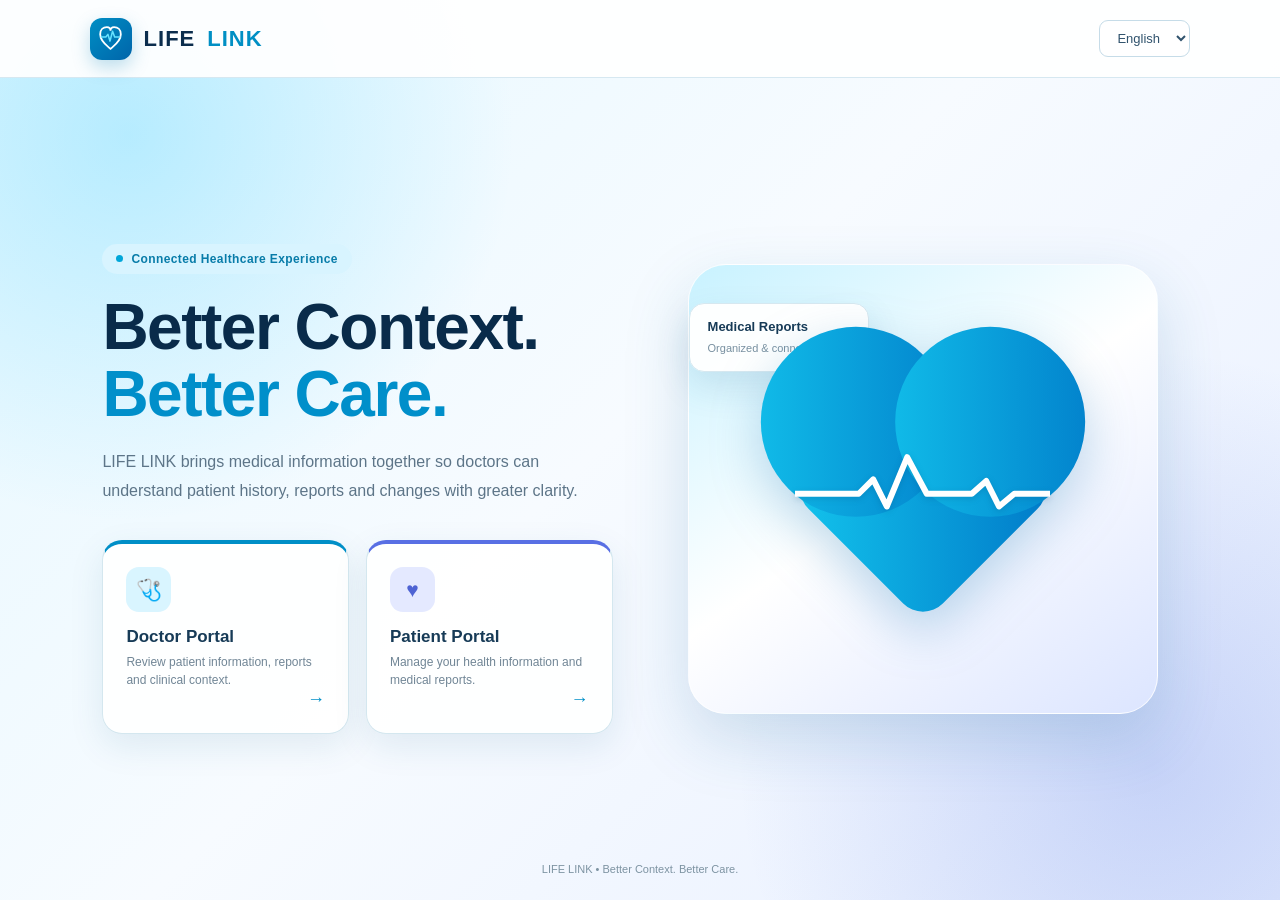
<file: Frontend/index.html>
<!DOCTYPE html>
<html lang="en">

<head>
    <meta charset="UTF-8">

    <meta name="viewport" content="width=device-width, initial-scale=1.0">

    <title>LIFE LINK | Better Context. Better Care.</title>

    <style>

        * {
            margin: 0;
            padding: 0;
            box-sizing: border-box;
        }

        body {
            font-family: "Segoe UI", Arial, sans-serif;

            min-height: 100vh;

            color: #092b4a;

            background:
                radial-gradient(
                    circle at 10% 15%,
                    rgba(0, 190, 255, 0.22),
                    transparent 28%
                ),
                radial-gradient(
                    circle at 90% 85%,
                    rgba(48, 88, 220, 0.20),
                    transparent 30%
                ),
                linear-gradient(
                    135deg,
                    #e5f8ff,
                    #f7fbff 48%,
                    #e8efff
                );
        }

        /* ================= HEADER ================= */

        header {
            width: 100%;

            height: 78px;

            display: flex;
            align-items: center;
            justify-content: space-between;

            padding: 0 7%;

            background: rgba(255, 255, 255, 0.94);

            border-bottom: 1px solid #d6e8f1;

            position: relative;
            z-index: 10;
        }

        .brand {
            display: flex;
            align-items: center;

            gap: 12px;

            color: #0b2d4d;

            font-size: 22px;

            font-weight: 800;

            letter-spacing: 1px;
        }

        .brand-logo {
            width: 42px;
            height: 42px;

            display: flex;
            align-items: center;
            justify-content: center;

            border-radius: 12px;

            background:
                linear-gradient(
                    135deg,
                    #008fc4,
                    #0065aa
                );

            box-shadow:
                0 7px 18px rgba(0, 125, 180, 0.25);
        }

        .brand-logo svg {
            width: 31px;
            height: 31px;
        }

        .brand span {
            color: #008fc4;
        }

        .language {
            padding: 9px 13px;

            border: 1px solid #c6dce8;

            border-radius: 9px;

            background: white;

            color: #31536d;

            font-size: 13px;

            outline: none;

            cursor: pointer;
        }

        /* ================= MAIN ================= */

        .hero {
            min-height: calc(100vh - 78px);

            width: 100%;

            display: grid;

            grid-template-columns: 1fr 1fr;

            align-items: center;

            gap: 55px;

            padding: 65px 8%;
        }

        /* ================= LEFT ================= */

        .hero-content {
            max-width: 590px;
        }

        .tag {
            display: inline-flex;

            align-items: center;

            gap: 8px;

            padding: 8px 14px;

            margin-bottom: 20px;

            border-radius: 30px;

            background: #d8f4ff;

            color: #087ca9;

            font-size: 12px;

            font-weight: 700;

            letter-spacing: 0.4px;
        }

        .tag-dot {
            width: 7px;
            height: 7px;

            border-radius: 50%;

            background: #00a6d9;
        }

        .hero-content h1 {
            font-size: clamp(42px, 5vw, 68px);

            line-height: 1.05;

            color: #092b4a;

            margin-bottom: 20px;

            letter-spacing: -1.5px;
        }

        .hero-content h1 span {
            color: #008fca;
        }

        .hero-content p {
            max-width: 510px;

            color: #5d7588;

            font-size: 16px;

            line-height: 1.8;

            margin-bottom: 35px;
        }

        /* ================= PORTAL CARDS ================= */

        .portal-grid {
            display: grid;

            grid-template-columns: repeat(2, minmax(0, 1fr));

            gap: 17px;

            max-width: 570px;
        }

        .portal-card {
            min-height: 175px;

            padding: 23px;

            display: flex;

            flex-direction: column;

            justify-content: space-between;

            text-decoration: none;

            background: rgba(255,255,255,0.95);

            border: 1px solid #d4e7ef;

            border-radius: 20px;

            box-shadow:
                0 12px 35px rgba(23, 92, 130, 0.10);

            transition: 0.25s;
        }

        .portal-card:hover {
            transform: translateY(-6px);

            box-shadow:
                0 18px 42px rgba(23, 92, 130, 0.17);
        }

        .doctor-card {
            border-top: 4px solid #008fc7;
        }

        .patient-card {
            border-top: 4px solid #586fe4;
        }

        .portal-icon {
            width: 45px;
            height: 45px;

            display: flex;
            align-items: center;
            justify-content: center;

            border-radius: 13px;

            font-size: 21px;

            margin-bottom: 15px;
        }

        .doctor-icon {
            background: #d9f5ff;

            color: #007ead;
        }

        .patient-icon {
            background: #e4e9ff;

            color: #4e63d3;
        }

        .portal-card h3 {
            color: #173b57;

            font-size: 17px;

            margin-bottom: 6px;
        }

        .portal-card p {
            color: #718696;

            font-size: 12px;

            line-height: 1.5;

            margin: 0;
        }

        .portal-arrow {
            align-self: flex-end;

            font-size: 18px;

            color: #008fc7;
        }

        /* ================= RIGHT VISUAL ================= */

        .visual-area {
            min-height: 520px;

            display: flex;

            align-items: center;

            justify-content: center;

            position: relative;
        }

        .medical-card {
            width: min(470px, 100%);

            height: 450px;

            border-radius: 38px;

            display: flex;

            align-items: center;

            justify-content: center;

            position: relative;

            background:
                linear-gradient(
                    145deg,
                    #c8f2ff,
                    #ffffff 48%,
                    #dce5ff
                );

            border: 1px solid rgba(255,255,255,0.85);

            box-shadow:
                0 25px 65px rgba(25, 104, 155, 0.18);
        }

        /* ================= HEART ================= */

        .heart {
            width: 250px;
            height: 250px;

            position: relative;

            display: flex;

            align-items: center;

            justify-content: center;

            filter:
                drop-shadow(
                    0 18px 25px
                    rgba(0, 105, 170, 0.25)
                );
        }

        .heart-shape {
            width: 190px;
            height: 190px;

            transform: rotate(-45deg);

            background:
                linear-gradient(
                    135deg,
                    #13c5ed,
                    #0079c8
                );

            border-radius: 28px;

            position: relative;
        }

        .heart-shape::before,
        .heart-shape::after {
            content: "";

            width: 190px;
            height: 190px;

            position: absolute;

            background:
                linear-gradient(
                    135deg,
                    #13c5ed,
                    #0079c8
                );

            border-radius: 50%;
        }

        .heart-shape::before {
            top: -95px;
            left: 0;
        }

        .heart-shape::after {
            top: 0;
            left: 95px;
        }

        /* ================= ECG ================= */

        .ecg {
            position: absolute;

            width: 255px;

            z-index: 5;

            filter:
                drop-shadow(
                    0 2px 3px
                    rgba(0, 65, 110, 0.20)
                );
        }

        .ecg polyline {
            fill: none;

            stroke: white;

            stroke-width: 7;

            stroke-linecap: round;

            stroke-linejoin: round;
        }

        /* ================= FLOATING INFO ================= */

        .info-card {
            position: absolute;

            top: 38px;
            left: 0;

            min-width: 180px;

            padding: 15px 18px;

            background: rgba(255,255,255,0.96);

            border: 1px solid #d6e8f0;

            border-radius: 15px;

            box-shadow:
                0 15px 35px rgba(20, 90, 130, 0.13);
        }

        .info-card strong {
            display: block;

            color: #173b57;

            font-size: 13px;

            margin-bottom: 4px;
        }

        .info-card span {
            color: #7890a0;

            font-size: 11px;
        }

        /* ================= FOOTER ================= */

        .footer-text {
            position: absolute;

            bottom: 25px;

            left: 50%;

            transform: translateX(-50%);

            color: #7d93a2;

            font-size: 11px;

            text-align: center;

            white-space: nowrap;
        }

        /* ================= RESPONSIVE ================= */

        @media (max-width: 900px) {

            .hero {
                grid-template-columns: 1fr;

                padding: 55px 7%;

                text-align: center;
            }

            .hero-content {
                max-width: 700px;

                margin: auto;
            }

            .hero-content p {
                margin-left: auto;
                margin-right: auto;
            }

            .portal-grid {
                margin: auto;

                text-align: left;
            }

            .visual-area {
                min-height: 430px;
            }

            .info-card {
                left: 5%;
            }

            .footer-text {
                position: static;

                transform: none;

                margin-top: 20px;
            }
        }

        @media (max-width: 600px) {

            header {
                padding: 0 20px;
            }

            .brand {
                font-size: 18px;
            }

            .brand-logo {
                width: 38px;
                height: 38px;
            }

            .hero {
                padding: 45px 20px;
            }

            .hero-content h1 {
                font-size: 42px;
            }

            .hero-content p {
                font-size: 14px;
            }

            .portal-grid {
                grid-template-columns: 1fr;
            }

            .medical-card {
                height: 350px;

                border-radius: 28px;
            }

            .heart-shape,
            .heart-shape::before,
            .heart-shape::after {
                width: 145px;
                height: 145px;
            }

            .heart-shape::before {
                top: -72px;
            }

            .heart-shape::after {
                left: 72px;
            }

            .ecg {
                width: 190px;
            }

            .info-card {
                top: 10px;
                left: 0;
            }
        }

    </style>

</head>


<body>


<!-- ================= HEADER ================= -->

<header>

    <div class="brand">

        <div class="brand-logo">

            <svg viewBox="0 0 60 60">

                <path
                    d="M30 50
                       C26 46 10 37 10 22
                       C10 13 16 8 23 8
                       C27 8 30 11 30 15
                       C30 11 33 8 37 8
                       C44 8 50 13 50 22
                       C50 37 34 46 30 50Z"

                    fill="none"

                    stroke="white"

                    stroke-width="3.5"
                />

                <polyline
                    points="
                    12,27
                    21,27
                    25,22
                    29,35
                    34,16
                    38,27
                    48,27"

                    fill="none"

                    stroke="#66e2ff"

                    stroke-width="3"

                    stroke-linecap="round"

                    stroke-linejoin="round"
                />

            </svg>

        </div>


        LIFE <span>LINK</span>

    </div>


    <select
        class="language"
        id="language"
        onchange="changeLanguage()"
    >

        <option value="en">
            English
        </option>

        <option value="ta">
            தமிழ்
        </option>

    </select>

</header>



<!-- ================= HERO ================= -->

<main class="hero">


    <!-- ================= LEFT ================= -->

    <section class="hero-content">


        <div class="tag">

            <span class="tag-dot"></span>

            Connected Healthcare Experience

        </div>


        <h1>

            Better Context.<br>

            <span>Better Care.</span>

        </h1>


        <p>

            LIFE LINK brings medical information together
            so doctors can understand patient history,
            reports and changes with greater clarity.

        </p>


        <!-- PORTALS -->

        <div class="portal-grid">


            <!-- DOCTOR -->

            <a
                href="doctor-login.html"
                class="portal-card doctor-card"
            >

                <div>

                    <div class="portal-icon doctor-icon">
                        🩺
                    </div>

                    <h3>
                        Doctor Portal
                    </h3>

                    <p>
                        Review patient information,
                        reports and clinical context.
                    </p>

                </div>


                <div class="portal-arrow">
                    →
                </div>

            </a>



            <!-- PATIENT -->

            <a
                href="patient-login.html"
                class="portal-card patient-card"
            >

                <div>

                    <div class="portal-icon patient-icon">
                        ♥
                    </div>

                    <h3>
                        Patient Portal
                    </h3>

                    <p>
                        Manage your health information
                        and medical reports.
                    </p>

                </div>


                <div class="portal-arrow">
                    →
                </div>

            </a>


        </div>


    </section>



    <!-- ================= RIGHT VISUAL ================= -->

    <section class="visual-area">


        <div class="medical-card">


            <!-- TOP INFORMATION CARD -->

            <div class="info-card">

                <strong>
                    Medical Reports
                </strong>

                <span>
                    Organized & connected
                </span>

            </div>


            <!-- HEART -->

            <div class="heart">

                <div class="heart-shape"></div>


                <svg
                    class="ecg"
                    viewBox="0 0 300 100"
                >

                    <polyline
                        points="
                        0,55
                        55,55
                        75,55
                        92,38
                        108,70
                        132,12
                        155,55
                        190,55
                        208,55
                        225,40
                        240,70
                        258,55
                        300,55
                        "
                    />

                </svg>

            </div>


        </div>


    </section>


</main>



<div class="footer-text">

    LIFE LINK • Better Context. Better Care.

</div>



<script>

function changeLanguage() {

    const language =
        document.getElementById("language").value;


    if (language === "ta") {

        alert(
            "தமிழ் மொழி ஆதரவு விரைவில் சேர்க்கப்படும்."
        );

        document.getElementById("language").value = "en";
    }

}

</script>


</body>

</html>
</file>
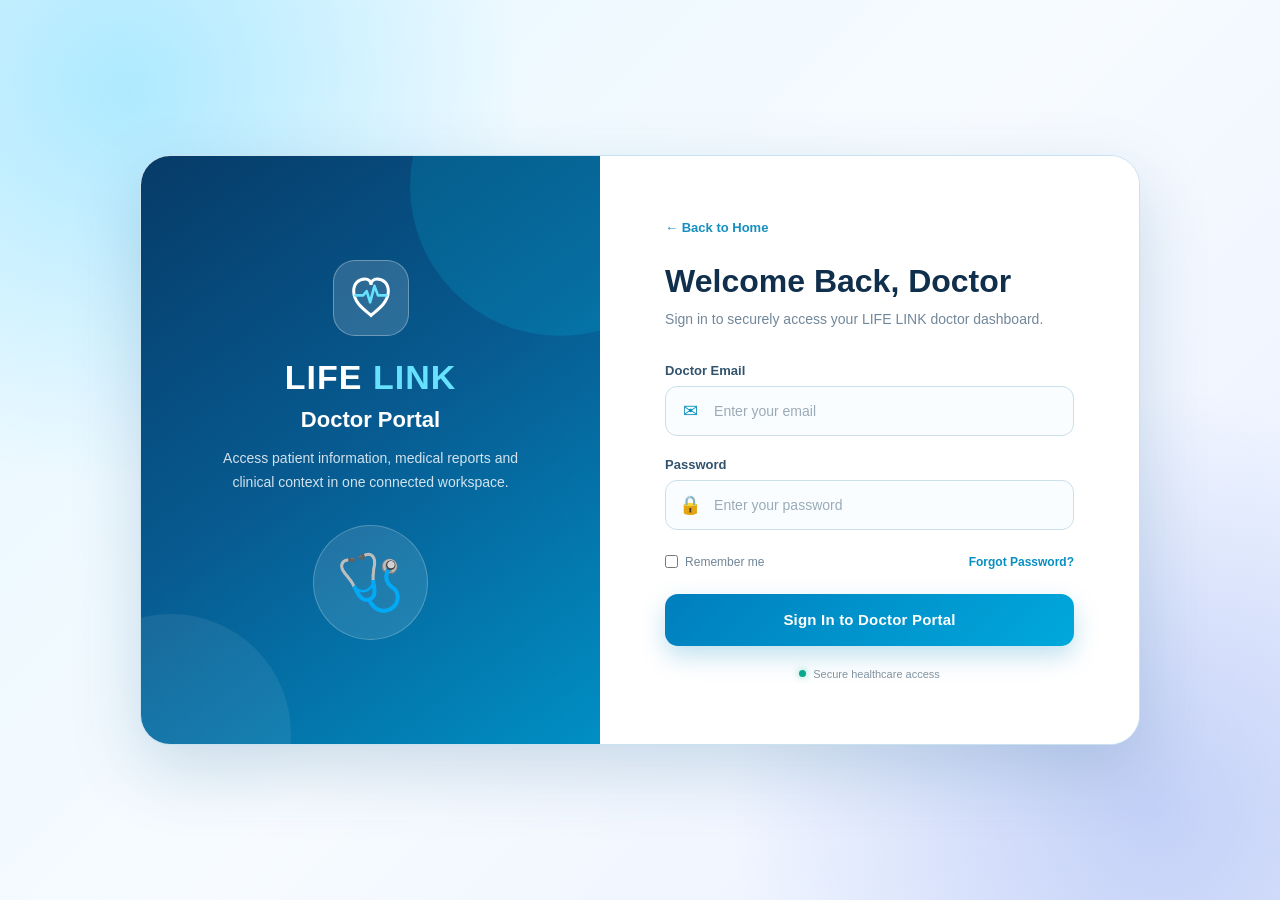
<file: Frontend/doctor-login.html>
<!DOCTYPE html>
<html lang="en">

<head>

    <meta charset="UTF-8">

    <meta
        name="viewport"
        content="width=device-width, initial-scale=1.0"
    >

    <title>LIFE LINK | Doctor Login</title>


    <style>

        * {
            margin: 0;
            padding: 0;
            box-sizing: border-box;
        }


        body {
            font-family: "Segoe UI", Arial, sans-serif;

            min-height: 100vh;

            display: flex;
            align-items: center;
            justify-content: center;

            color: #102a43;

            background:
                radial-gradient(
                    circle at 10% 10%,
                    rgba(0, 190, 255, 0.25),
                    transparent 28%
                ),

                radial-gradient(
                    circle at 90% 90%,
                    rgba(52, 87, 220, 0.22),
                    transparent 30%
                ),

                linear-gradient(
                    135deg,
                    #e4f7ff,
                    #f7fbff 50%,
                    #e9f0ff
                );
        }


        /* ================= PAGE ================= */

        .page {
            width: 100%;
            min-height: 100vh;

            display: flex;
            align-items: center;
            justify-content: center;

            padding: 35px 20px;
        }


        .login-container {
            width: 100%;
            max-width: 1000px;

            min-height: 590px;

            display: flex;

            background: #ffffff;

            border-radius: 30px;

            overflow: hidden;

            border: 1px solid #c9e2ef;

            box-shadow:
                0 25px 70px rgba(0, 75, 125, 0.18);
        }


        /* ================= LEFT PANEL ================= */

        .welcome-panel {
            width: 46%;

            position: relative;

            display: flex;
            flex-direction: column;
            align-items: center;
            justify-content: center;

            text-align: center;

            padding: 50px 40px;

            overflow: hidden;

            background:
                linear-gradient(
                    145deg,
                    #063b68 0%,
                    #075b91 48%,
                    #008fc4 100%
                );

            color: white;
        }


        .welcome-panel::before {
            content: "";

            position: absolute;

            width: 300px;
            height: 300px;

            border-radius: 50%;

            background: rgba(0, 215, 255, 0.14);

            top: -120px;
            right: -110px;
        }


        .welcome-panel::after {
            content: "";

            position: absolute;

            width: 240px;
            height: 240px;

            border-radius: 50%;

            background: rgba(255,255,255,0.07);

            bottom: -110px;
            left: -90px;
        }


        /* ================= LOGO ================= */

        .logo-box {
            width: 76px;
            height: 76px;

            display: flex;
            align-items: center;
            justify-content: center;

            border-radius: 22px;

            background: rgba(255,255,255,0.15);

            border: 1px solid rgba(255,255,255,0.30);

            margin-bottom: 22px;

            position: relative;
            z-index: 2;
        }


        .logo-box svg {
            width: 52px;
            height: 52px;
        }


        .welcome-panel h1 {
            font-size: 34px;

            letter-spacing: 1px;

            margin-bottom: 10px;

            position: relative;
            z-index: 2;
        }


        .welcome-panel h1 span {
            color: #66e2ff;
        }


        .welcome-title {
            font-size: 22px;

            font-weight: 700;

            margin-bottom: 14px;

            position: relative;
            z-index: 2;
        }


        .welcome-text {
            max-width: 330px;

            font-size: 14px;

            line-height: 1.7;

            color: rgba(255,255,255,0.82);

            position: relative;
            z-index: 2;
        }


        /* ================= HEALTH ICON ================= */

        .doctor-symbol {
            width: 115px;
            height: 115px;

            margin-top: 30px;

            border-radius: 50%;

            display: flex;
            align-items: center;
            justify-content: center;

            background: rgba(255,255,255,0.11);

            border: 1px solid rgba(255,255,255,0.22);

            position: relative;
            z-index: 2;

            font-size: 55px;
        }


        /* ================= RIGHT LOGIN ================= */

        .login-panel {
            width: 54%;

            display: flex;
            flex-direction: column;
            justify-content: center;

            padding: 55px 65px;

            background: #ffffff;
        }


        .back-link {
            display: inline-block;

            color: #168fc0;

            text-decoration: none;

            font-size: 13px;

            font-weight: 600;

            margin-bottom: 28px;

            transition: 0.2s;
        }


        .back-link:hover {
            color: #005f91;
        }


        .login-panel h2 {
            font-size: 32px;

            color: #102f4c;

            margin-bottom: 8px;
        }


        .login-subtitle {
            color: #71879a;

            font-size: 14px;

            line-height: 1.6;

            margin-bottom: 32px;
        }


        /* ================= FORM ================= */

        .form-group {
            margin-bottom: 21px;
        }


        .form-group label {
            display: block;

            font-size: 13px;

            font-weight: 700;

            color: #31536d;

            margin-bottom: 8px;
        }


        .input-box {
            width: 100%;

            height: 50px;

            display: flex;
            align-items: center;

            border: 1px solid #cbdfe9;

            border-radius: 12px;

            background: #fafdff;

            transition: 0.2s;
        }


        .input-box:focus-within {
            border-color: #079bcf;

            background: #ffffff;

            box-shadow:
                0 0 0 4px rgba(7,155,207,0.10);
        }


        .input-icon {
            width: 48px;

            display: flex;
            align-items: center;
            justify-content: center;

            font-size: 18px;

            color: #078fbe;
        }


        .input-box input {
            flex: 1;

            height: 100%;

            border: none;
            outline: none;

            background: transparent;

            padding: 0 14px 0 0;

            color: #173d59;

            font-size: 14px;
        }


        .input-box input::placeholder {
            color: #9aabb7;
        }


        /* ================= OPTIONS ================= */

        .form-options {
            display: flex;

            align-items: center;
            justify-content: space-between;

            margin-top: 4px;

            margin-bottom: 25px;
        }


        .remember {
            display: flex;

            align-items: center;

            gap: 7px;

            font-size: 12px;

            color: #718596;
        }


        .remember input {
            accent-color: #078fc2;
        }


        .forgot {
            color: #078fc2;

            font-size: 12px;

            font-weight: 600;

            text-decoration: none;
        }


        /* ================= LOGIN BUTTON ================= */

        .login-button {
            width: 100%;

            height: 52px;

            border: none;

            border-radius: 13px;

            background:
                linear-gradient(
                    135deg,
                    #007fbd,
                    #00a8dc
                );

            color: white;

            font-size: 15px;

            font-weight: 700;

            letter-spacing: 0.2px;

            cursor: pointer;

            box-shadow:
                0 10px 25px rgba(0,137,190,0.25);

            transition: 0.25s;
        }


        .login-button:hover {
            transform: translateY(-2px);

            box-shadow:
                0 14px 30px rgba(0,137,190,0.32);
        }


        /* ================= SECURITY ================= */

        .security-note {
            display: flex;

            align-items: center;
            justify-content: center;

            gap: 7px;

            margin-top: 22px;

            font-size: 11px;

            color: #8193a0;
        }


        .security-dot {
            width: 7px;
            height: 7px;

            border-radius: 50%;

            background: #08a88c;

            box-shadow:
                0 0 7px rgba(8,168,140,0.5);
        }


        /* ================= RESPONSIVE ================= */

        @media (max-width: 800px) {

            .login-container {
                max-width: 520px;

                flex-direction: column;

                min-height: auto;
            }


            .welcome-panel {
                width: 100%;

                min-height: 300px;

                padding: 35px 25px;
            }


            .doctor-symbol {
                display: none;
            }


            .login-panel {
                width: 100%;

                padding: 40px 35px;
            }

        }


        @media (max-width: 500px) {

            .page {
                padding: 20px 14px;
            }


            .login-container {
                border-radius: 22px;
            }


            .welcome-panel {
                min-height: 270px;
            }


            .welcome-panel h1 {
                font-size: 28px;
            }


            .welcome-title {
                font-size: 19px;
            }


            .welcome-text {
                font-size: 13px;
            }


            .login-panel {
                padding: 32px 24px;
            }


            .login-panel h2 {
                font-size: 27px;
            }

        }

    </style>

</head>


<body>


<div class="page">


    <div class="login-container">


        <!-- ================= LEFT ================= -->

        <section class="welcome-panel">


            <div class="logo-box">

                <svg viewBox="0 0 60 60">

                    <path
                        d="M30 50
                           C26 46 10 37 10 22
                           C10 13 16 8 23 8
                           C27 8 30 11 30 15
                           C30 11 33 8 37 8
                           C44 8 50 13 50 22
                           C50 37 34 46 30 50Z"

                        fill="none"

                        stroke="white"

                        stroke-width="3.5"
                    />


                    <polyline
                        points="
                        12,27
                        21,27
                        25,22
                        29,35
                        34,16
                        38,27
                        48,27"

                        fill="none"

                        stroke="#66e2ff"

                        stroke-width="3"

                        stroke-linecap="round"

                        stroke-linejoin="round"
                    />

                </svg>

            </div>


            <h1>
                LIFE <span>LINK</span>
            </h1>


            <div class="welcome-title">
                Doctor Portal
            </div>


            <p class="welcome-text">

                Access patient information, medical reports
                and clinical context in one connected workspace.

            </p>


            <div class="doctor-symbol">
                🩺
            </div>


        </section>



        <!-- ================= RIGHT ================= -->

        <section class="login-panel">


            <a
                href="index.html"
                class="back-link"
            >
                ← Back to Home
            </a>


            <h2>
                Welcome Back, Doctor
            </h2>


            <p class="login-subtitle">

                Sign in to securely access your
                LIFE LINK doctor dashboard.

            </p>


            <!-- EMAIL -->

            <div class="form-group">

                <label>
                    Doctor Email
                </label>


                <div class="input-box">

                    <div class="input-icon">
                        ✉
                    </div>


                    <input
                        type="email"
                        id="doctorEmail"
                        placeholder="Enter your email"
                    >

                </div>

            </div>


            <!-- PASSWORD -->

            <div class="form-group">

                <label>
                    Password
                </label>


                <div class="input-box">

                    <div class="input-icon">
                        🔒
                    </div>


                    <input
                        type="password"
                        id="doctorPassword"
                        placeholder="Enter your password"
                    >

                </div>

            </div>


            <!-- OPTIONS -->

            <div class="form-options">


                <label class="remember">

                    <input
                        type="checkbox"
                        id="remember"
                    >

                    Remember me

                </label>


                <a
                    href="#"
                    class="forgot"
                >
                    Forgot Password?
                </a>


            </div>


            <!-- BUTTON -->

            <button
                class="login-button"
                onclick="doctorLogin()"
            >
                Sign In to Doctor Portal
            </button>


            <div class="security-note">

                <span class="security-dot"></span>

                Secure healthcare access

            </div>


        </section>

    </div>

</div>


<script>

function doctorLogin() {

    const email =
        document.getElementById("doctorEmail").value.trim();

    const password =
        document.getElementById("doctorPassword").value.trim();


    if (email === "" || password === "") {

        alert("Please enter your email and password.");

        return;

    }


    /*
       Frontend demo login.

       Backend authentication will be connected later.
    */

    window.location.href =
        "doctor/dashboard.html";

}

</script>


</body>

</html>
</file>
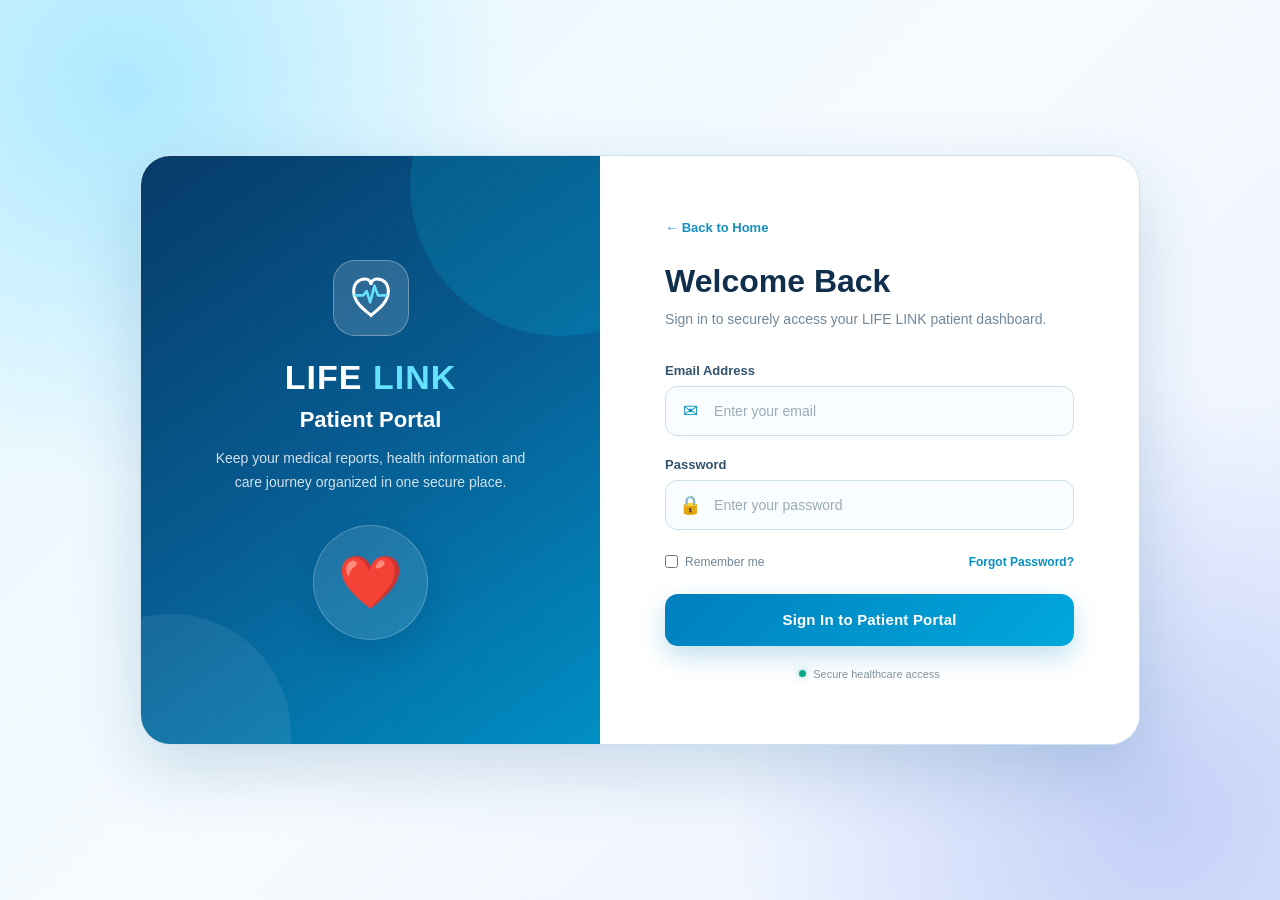
<file: Frontend/patient-login.html>
<!DOCTYPE html>
<html lang="en">

<head>
    <meta charset="UTF-8">

    <meta name="viewport" content="width=device-width, initial-scale=1.0">

    <title>LIFE LINK | Patient Login</title>

    <style>

        * {
            margin: 0;
            padding: 0;
            box-sizing: border-box;
        }

        body {
            font-family: "Segoe UI", Arial, sans-serif;
            min-height: 100vh;

            display: flex;
            align-items: center;
            justify-content: center;

            color: #102a43;

            background:
                radial-gradient(
                    circle at 10% 10%,
                    rgba(0, 190, 255, 0.25),
                    transparent 28%
                ),
                radial-gradient(
                    circle at 90% 90%,
                    rgba(52, 87, 220, 0.22),
                    transparent 30%
                ),
                linear-gradient(
                    135deg,
                    #e4f7ff,
                    #f7fbff 50%,
                    #e9f0ff
                );
        }

        .page {
            width: 100%;
            min-height: 100vh;

            display: flex;
            align-items: center;
            justify-content: center;

            padding: 35px 20px;
        }

        .login-container {
            width: 100%;
            max-width: 1000px;
            min-height: 590px;

            display: flex;

            background: #ffffff;

            border-radius: 30px;
            overflow: hidden;

            border: 1px solid #c9e2ef;

            box-shadow:
                0 25px 70px rgba(0, 75, 125, 0.18);
        }

        /* ================= LEFT PANEL ================= */

        .welcome-panel {
            width: 46%;

            position: relative;

            display: flex;
            flex-direction: column;
            align-items: center;
            justify-content: center;

            text-align: center;

            padding: 50px 40px;

            overflow: hidden;

            background:
                linear-gradient(
                    145deg,
                    #063b68 0%,
                    #075b91 48%,
                    #008fc4 100%
                );

            color: white;
        }

        .welcome-panel::before {
            content: "";

            position: absolute;

            width: 300px;
            height: 300px;

            border-radius: 50%;

            background: rgba(0, 215, 255, 0.14);

            top: -120px;
            right: -110px;
        }

        .welcome-panel::after {
            content: "";

            position: absolute;

            width: 240px;
            height: 240px;

            border-radius: 50%;

            background: rgba(255, 255, 255, 0.07);

            bottom: -110px;
            left: -90px;
        }

        /* ================= LOGO ================= */

        .logo-box {
            width: 76px;
            height: 76px;

            display: flex;
            align-items: center;
            justify-content: center;

            border-radius: 22px;

            background: rgba(255, 255, 255, 0.15);

            border: 1px solid rgba(255, 255, 255, 0.30);

            margin-bottom: 22px;

            position: relative;
            z-index: 2;
        }

        .logo-box svg {
            width: 52px;
            height: 52px;
        }

        .welcome-panel h1 {
            font-size: 34px;

            letter-spacing: 1px;

            margin-bottom: 10px;

            position: relative;
            z-index: 2;
        }

        .welcome-panel h1 span {
            color: #66e2ff;
        }

        .welcome-title {
            font-size: 22px;

            font-weight: 700;

            margin-bottom: 14px;

            position: relative;
            z-index: 2;
        }

        .welcome-text {
            max-width: 330px;

            font-size: 14px;

            line-height: 1.7;

            color: rgba(255, 255, 255, 0.82);

            position: relative;
            z-index: 2;
        }

        /* ================= PATIENT VISUAL ================= */

        .patient-symbol {
            width: 115px;
            height: 115px;

            margin-top: 30px;

            border-radius: 50%;

            display: flex;
            align-items: center;
            justify-content: center;

            background: rgba(255, 255, 255, 0.11);

            border: 1px solid rgba(255, 255, 255, 0.22);

            position: relative;
            z-index: 2;

            font-size: 52px;

            box-shadow:
                0 12px 30px rgba(0, 40, 80, 0.15);
        }

        /* ================= RIGHT LOGIN ================= */

        .login-panel {
            width: 54%;

            display: flex;
            flex-direction: column;
            justify-content: center;

            padding: 55px 65px;

            background: #ffffff;
        }

        .back-link {
            display: inline-block;

            color: #168fc0;

            text-decoration: none;

            font-size: 13px;

            font-weight: 600;

            margin-bottom: 28px;

            transition: 0.2s;
        }

        .back-link:hover {
            color: #005f91;
        }

        .login-panel h2 {
            font-size: 32px;

            color: #102f4c;

            margin-bottom: 8px;
        }

        .login-subtitle {
            color: #71879a;

            font-size: 14px;

            line-height: 1.6;

            margin-bottom: 32px;
        }

        /* ================= FORM ================= */

        .form-group {
            margin-bottom: 21px;
        }

        .form-group label {
            display: block;

            font-size: 13px;

            font-weight: 700;

            color: #31536d;

            margin-bottom: 8px;
        }

        .input-box {
            width: 100%;
            height: 50px;

            display: flex;
            align-items: center;

            border: 1px solid #cbdfe9;

            border-radius: 12px;

            background: #fafdff;

            transition: 0.2s;
        }

        .input-box:focus-within {
            border-color: #079bcf;

            background: #ffffff;

            box-shadow:
                0 0 0 4px rgba(7, 155, 207, 0.10);
        }

        .input-icon {
            width: 48px;

            display: flex;
            align-items: center;
            justify-content: center;

            font-size: 18px;

            color: #078fbe;
        }

        .input-box input {
            flex: 1;

            height: 100%;

            border: none;
            outline: none;

            background: transparent;

            padding: 0 14px 0 0;

            color: #173d59;

            font-size: 14px;
        }

        .input-box input::placeholder {
            color: #9aabb7;
        }

        /* ================= OPTIONS ================= */

        .form-options {
            display: flex;

            align-items: center;
            justify-content: space-between;

            margin-top: 4px;
            margin-bottom: 25px;
        }

        .remember {
            display: flex;

            align-items: center;

            gap: 7px;

            font-size: 12px;

            color: #718596;
        }

        .remember input {
            accent-color: #078fc2;
        }

        .forgot {
            color: #078fc2;

            font-size: 12px;

            font-weight: 600;

            text-decoration: none;
        }

        /* ================= LOGIN BUTTON ================= */

        .login-button {
            width: 100%;
            height: 52px;

            border: none;

            border-radius: 13px;

            background:
                linear-gradient(
                    135deg,
                    #007fbd,
                    #00a8dc
                );

            color: white;

            font-size: 15px;

            font-weight: 700;

            letter-spacing: 0.2px;

            cursor: pointer;

            box-shadow:
                0 10px 25px rgba(0, 137, 190, 0.25);

            transition: 0.25s;
        }

        .login-button:hover {
            transform: translateY(-2px);

            box-shadow:
                0 14px 30px rgba(0, 137, 190, 0.32);
        }

        /* ================= SECURITY ================= */

        .security-note {
            display: flex;

            align-items: center;
            justify-content: center;

            gap: 7px;

            margin-top: 22px;

            font-size: 11px;

            color: #8193a0;
        }

        .security-dot {
            width: 7px;
            height: 7px;

            border-radius: 50%;

            background: #08a88c;

            box-shadow:
                0 0 7px rgba(8, 168, 140, 0.5);
        }

        /* ================= RESPONSIVE ================= */

        @media (max-width: 800px) {

            .login-container {
                max-width: 520px;

                flex-direction: column;

                min-height: auto;
            }

            .welcome-panel {
                width: 100%;

                min-height: 300px;

                padding: 35px 25px;
            }

            .patient-symbol {
                width: 90px;
                height: 90px;

                font-size: 42px;

                margin-top: 22px;
            }

            .login-panel {
                width: 100%;

                padding: 40px 35px;
            }
        }

        @media (max-width: 500px) {

            .page {
                padding: 20px 14px;
            }

            .login-container {
                border-radius: 22px;
            }

            .welcome-panel {
                min-height: 270px;
            }

            .welcome-panel h1 {
                font-size: 28px;
            }

            .welcome-title {
                font-size: 19px;
            }

            .welcome-text {
                font-size: 13px;
            }

            .patient-symbol {
                display: none;
            }

            .login-panel {
                padding: 32px 24px;
            }

            .login-panel h2 {
                font-size: 27px;
            }
        }

    </style>

</head>


<body>

<div class="page">

    <div class="login-container">


        <!-- ================= LEFT SIDE ================= -->

        <section class="welcome-panel">


            <div class="logo-box">

                <svg viewBox="0 0 60 60">

                    <!-- LIFE LINK HEART -->

                    <path
                        d="M30 50
                           C26 46 10 37 10 22
                           C10 13 16 8 23 8
                           C27 8 30 11 30 15
                           C30 11 33 8 37 8
                           C44 8 50 13 50 22
                           C50 37 34 46 30 50Z"

                        fill="none"

                        stroke="white"

                        stroke-width="3.5"
                    />

                    <!-- ECG -->

                    <polyline
                        points="
                        12,27
                        21,27
                        25,22
                        29,35
                        34,16
                        38,27
                        48,27"

                        fill="none"

                        stroke="#66e2ff"

                        stroke-width="3"

                        stroke-linecap="round"

                        stroke-linejoin="round"
                    />

                </svg>

            </div>


            <h1>
                LIFE <span>LINK</span>
            </h1>


            <div class="welcome-title">
                Patient Portal
            </div>


            <p class="welcome-text">

                Keep your medical reports, health information
                and care journey organized in one secure place.

            </p>


            <!-- PATIENT VISUAL -->

            <div class="patient-symbol">
                ❤️
            </div>


        </section>


        <!-- ================= RIGHT SIDE ================= -->

        <section class="login-panel">


            <a
                href="index.html"
                class="back-link"
            >
                ← Back to Home
            </a>


            <h2>
                Welcome Back
            </h2>


            <p class="login-subtitle">

                Sign in to securely access your
                LIFE LINK patient dashboard.

            </p>


            <!-- EMAIL -->

            <div class="form-group">

                <label>
                    Email Address
                </label>


                <div class="input-box">

                    <div class="input-icon">
                        ✉
                    </div>


                    <input
                        type="email"
                        id="patientEmail"
                        placeholder="Enter your email"
                    >

                </div>

            </div>


            <!-- PASSWORD -->

            <div class="form-group">

                <label>
                    Password
                </label>


                <div class="input-box">

                    <div class="input-icon">
                        🔒
                    </div>


                    <input
                        type="password"
                        id="patientPassword"
                        placeholder="Enter your password"
                    >

                </div>

            </div>


            <!-- OPTIONS -->

            <div class="form-options">

                <label class="remember">

                    <input
                        type="checkbox"
                        id="remember"
                    >

                    Remember me

                </label>


                <a
                    href="#"
                    class="forgot"
                >
                    Forgot Password?
                </a>

            </div>


            <!-- LOGIN BUTTON -->

            <button
                class="login-button"
                onclick="patientLogin()"
            >
                Sign In to Patient Portal
            </button>


            <div class="security-note">

                <span class="security-dot"></span>

                Secure healthcare access

            </div>


        </section>

    </div>

</div>


<script>

function patientLogin() {

    const email =
        document.getElementById("patientEmail").value.trim();

    const password =
        document.getElementById("patientPassword").value.trim();


    if (email === "" || password === "") {

        alert("Please enter your email and password.");

        return;
    }


    // Frontend demo login
    // Backend authentication will be connected later.

    window.location.href =
        "patient/dashboard.html";

}

</script>


</body>

</html>
</file>
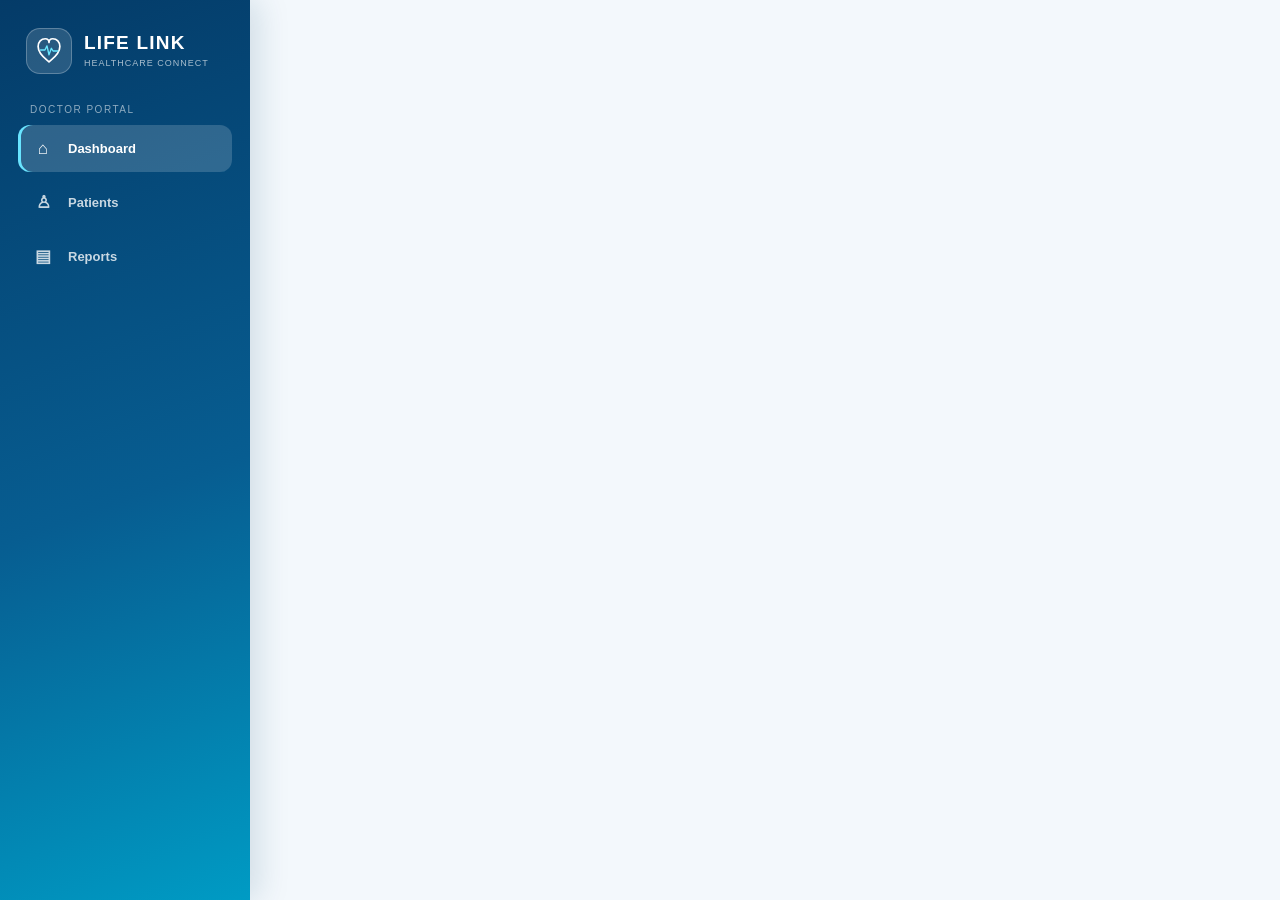
<file: Frontend/doctor/dashboard.html>
<!DOCTYPE html>
<html lang="en">
<head>
    <meta charset="UTF-8">
    <meta name="viewport" content="width=device-width, initial-scale=1.0">

    <title>LIFE LINK | Doctor Dashboard</title>

    <style>
        * {
            margin: 0;
            padding: 0;
            box-sizing: border-box;
        }

        body {
            font-family: "Segoe UI", Arial, sans-serif;
            background: #f3f8fc;
            color: #183b56;
            min-height: 100vh;
        }

        a {
            text-decoration: none;
            color: inherit;
        }

        button {
            font-family: inherit;
        }

        /* =========================
           MAIN LAYOUT
        ========================= */

        .dashboard {
            min-height: 100vh;
            display: flex;
        }

        /* =========================
           SIDEBAR
        ========================= */

        .sidebar {
            width: 250px;
            min-height: 100vh;
            position: fixed;
            left: 0;
            top: 0;
            bottom: 0;
            z-index: 100;

            background: linear-gradient(
                160deg,
                #043b68 0%,
                #075d91 55%,
                #009bc4 100%
            );

            color: white;
            padding: 24px 18px;

            display: flex;
            flex-direction: column;

            box-shadow: 8px 0 30px rgba(0, 65, 100, 0.15);
        }

        /* =========================
           LOGO
        ========================= */

        .brand {
            display: flex;
            align-items: center;
            gap: 12px;
            padding: 4px 8px 30px;
        }

        .brand-logo {
            width: 46px;
            height: 46px;
            border-radius: 14px;

            display: flex;
            align-items: center;
            justify-content: center;

            background: rgba(255,255,255,0.14);
            border: 1px solid rgba(255,255,255,0.25);
        }

        .brand-logo svg {
            width: 34px;
            height: 34px;
            display: block;
        }

        .brand-text {
            line-height: 1.1;
        }

        .brand-name {
            font-size: 19px;
            font-weight: 800;
            letter-spacing: 1.2px;
        }

        .brand-subtitle {
            font-size: 9px;
            margin-top: 5px;
            color: rgba(255,255,255,0.65);
            letter-spacing: 1px;
            text-transform: uppercase;
        }

        /* =========================
           NAVIGATION
        ========================= */

        .nav-title {
            font-size: 10px;
            text-transform: uppercase;
            letter-spacing: 1.5px;
            color: rgba(255,255,255,0.55);
            padding: 0 12px;
            margin-bottom: 10px;
        }

        .nav-menu {
            display: flex;
            flex-direction: column;
            gap: 7px;
        }

        .nav-item {
            min-height: 47px;
            display: flex;
            align-items: center;
            gap: 13px;

            padding: 0 13px;
            border-radius: 12px;

            color: rgba(255,255,255,0.78);
            font-size: 13px;
            font-weight: 600;

            transition: 0.2s ease;
        }

        .nav-item:hover {
            background: rgba(255,255,255,0.10);
            color: white;
        }

        .nav-item.active {
            background: rgba(255,255,255,0.17);
            color: white;

            box-shadow: inset 3px 0 #68e4ff;
        }

        .nav-icon {
            width: 24px;
            text-align: center;
            font-size: 17px;
        }

        /* =========================
           SIDEBAR BOTTOM
        ========================= */

        .sidebar-bottom {
            margin-top: auto;
        }

        .doctor-mini {
            display: flex;
            align-items: center;
            gap: 10px;

            padding: 12px;
            border-radius: 14px;

            background: rgba(255,255,255,0.10);
            margin-bottom: 10px;
        }

        .doctor-avatar {
            width: 38px;
            height: 38px;
            border-radius: 50%;

            display: flex;
            align-items: center;
            justify-content: center;

            background: #d8f5ff;
            color: #087da8;

            font-size: 12px;
            font-weight: 800;
        }

        .doctor-info {
            min-width: 0;
        }

        .doctor-info strong {
            display: block;
            font-size: 12px;
            color: white;
        }

        .doctor-info span {
            display: block;
            margin-top: 3px;
            font-size: 9px;
            color: rgba(255,255,255,0.58);
        }

        .logout {
            width: 100%;
            height: 40px;

            border: 1px solid rgba(255,255,255,0.20);
            border-radius: 10px;

            background: transparent;
            color: rgba(255,255,255,0.75);

            cursor: pointer;
            font-size: 12px;
        }

        .logout:hover {
            background: rgba(255,255,255,0.10);
            color: white;
        }

        /* =========================
           MAIN
        ========================= */

        .main {
            width: calc(100% - 250px);
            margin-left: 250px;

            min-height: 100vh;
            padding: 30px 35px 45px;
        }

        /* =========================
           TOP BAR
        ========================= */

        .topbar {
            display: flex;
            align-items: center;
            justify-content: space-between;

            margin-bottom: 28px;
        }

        .page-title h1 {
            font-size: 28px;
            color: #123953;
            margin-bottom: 6px;
        }

        .page-title p {
            font-size: 13px;
            color: #7891a2;
        }

        .top-actions {
            display: flex;
            align-items: center;
            gap: 12px;
        }

        .notification {
            width: 42px;
            height: 42px;

            display: flex;
            align-items: center;
            justify-content: center;

            border: 1px solid #d9e8ef;
            border-radius: 12px;

            background: white;
            font-size: 18px;

            box-shadow: 0 5px 18px rgba(30,80,110,0.06);
        }

        .profile-button {
            display: flex;
            align-items: center;
            gap: 9px;

            padding: 5px 13px 5px 5px;

            border: 1px solid #d9e8ef;
            border-radius: 13px;

            background: white;
        }

        .profile-avatar {
            width: 34px;
            height: 34px;
            border-radius: 10px;

            display: flex;
            align-items: center;
            justify-content: center;

            background: #d8f5ff;
            color: #087da8;

            font-size: 12px;
            font-weight: 800;
        }

        .profile-button span {
            font-size: 12px;
            font-weight: 700;
            color: #31536d;
        }

        /* =========================
           WELCOME BANNER
        ========================= */

        .welcome-banner {
            min-height: 165px;

            display: flex;
            align-items: center;
            justify-content: space-between;

            position: relative;
            overflow: hidden;

            padding: 28px 32px;
            margin-bottom: 25px;

            border-radius: 22px;

            background: linear-gradient(
                120deg,
                #064d80,
                #007fac,
                #00a1c7
            );

            color: white;

            box-shadow: 0 15px 35px rgba(0,100,150,0.17);
        }

        .welcome-banner::before {
            content: "";
            position: absolute;

            width: 260px;
            height: 260px;

            right: -90px;
            top: -110px;

            border-radius: 50%;

            background: rgba(255,255,255,0.08);
        }

        .welcome-content {
            position: relative;
            z-index: 2;
        }

        .welcome-content small {
            font-size: 11px;
            color: rgba(255,255,255,0.72);
        }

        .welcome-content h2 {
            font-size: 25px;
            margin: 7px 0 8px;
        }

        .welcome-content p {
            max-width: 570px;

            font-size: 12px;
            line-height: 1.6;

            color: rgba(255,255,255,0.78);
        }

        .banner-icon {
            width: 95px;
            height: 95px;

            display: flex;
            align-items: center;
            justify-content: center;

            margin-right: 35px;

            border-radius: 50%;

            background: rgba(255,255,255,0.12);
            border: 1px solid rgba(255,255,255,0.22);

            position: relative;
            z-index: 2;
        }

        .banner-icon svg {
            width: 58px;
            height: 58px;
        }

        /* =========================
           STATS
        ========================= */

        .stats {
            display: grid;
            grid-template-columns: repeat(4, 1fr);
            gap: 17px;

            margin-bottom: 25px;
        }

        .stat-card {
            min-height: 135px;

            background: white;
            border: 1px solid #dceaf0;
            border-radius: 17px;

            padding: 20px;

            box-shadow: 0 8px 25px rgba(30,90,120,0.06);
        }

        .stat-top {
            display: flex;
            align-items: center;
            justify-content: space-between;

            margin-bottom: 15px;
        }

        .stat-icon {
            width: 40px;
            height: 40px;

            display: flex;
            align-items: center;
            justify-content: center;

            border-radius: 11px;
            font-size: 18px;
        }

        .blue {
            background: #dff5ff;
            color: #0788b8;
        }

        .purple {
            background: #e9e7ff;
            color: #5b59ca;
        }

        .green {
            background: #def7ee;
            color: #11936e;
        }

        .orange {
            background: #fff0dc;
            color: #c77a13;
        }

        .stat-label {
            color: #8094a2;
            font-size: 11px;
        }

        .stat-value {
            color: #173b57;
            font-size: 26px;
            font-weight: 800;
            margin-top: 3px;
        }

        /* =========================
           CONTENT GRID
        ========================= */

        .content-grid {
            display: grid;
            grid-template-columns: 1.5fr 1fr;
            gap: 20px;
        }

        .section-card {
            background: white;
            border: 1px solid #dceaf0;
            border-radius: 18px;

            padding: 22px;

            box-shadow: 0 8px 25px rgba(30,90,120,0.05);
        }

        .section-header {
            display: flex;
            align-items: center;
            justify-content: space-between;

            margin-bottom: 18px;
        }

        .section-header h3 {
            font-size: 16px;
            color: #173b57;
        }

        .view-all {
            color: #078fbe;
            font-size: 11px;
            font-weight: 700;
        }

        /* =========================
           PATIENT LIST
        ========================= */

        .patient-list {
            display: flex;
            flex-direction: column;
            gap: 7px;
        }

        .patient-row {
            min-height: 62px;

            display: grid;
            grid-template-columns: 42px 1fr auto;
            align-items: center;

            gap: 12px;

            padding: 9px 11px;

            border-radius: 12px;
        }

        .patient-row:hover {
            background: #f3faff;
        }

        .patient-avatar {
            width: 40px;
            height: 40px;

            display: flex;
            align-items: center;
            justify-content: center;

            border-radius: 11px;

            background: #e1f5ff;
            color: #087ea9;

            font-size: 12px;
            font-weight: 800;
        }

        .patient-details strong {
            display: block;

            color: #284c65;
            font-size: 12px;

            margin-bottom: 3px;
        }

        .patient-details span {
            color: #91a1ac;
            font-size: 10px;
        }

        .status {
            padding: 5px 9px;
            border-radius: 20px;

            font-size: 9px;
            font-weight: 700;
        }

        .status-normal {
            background: #def7ee;
            color: #118967;
        }

        .status-review {
            background: #fff0d9;
            color: #b87312;
        }

        /* =========================
           REPORT LIST
        ========================= */

        .report-list {
            display: flex;
            flex-direction: column;
            gap: 10px;
        }

        .report-row {
            display: flex;
            align-items: center;
            gap: 11px;

            padding: 11px;

            border-radius: 12px;
            background: #f7fbfd;
        }

        .report-icon {
            width: 38px;
            height: 38px;

            display: flex;
            align-items: center;
            justify-content: center;

            border-radius: 10px;

            background: #e1f5ff;
            color: #0788b8;

            font-size: 16px;
        }

        .report-info {
            flex: 1;
            min-width: 0;
        }

        .report-info strong {
            display: block;

            color: #34566d;
            font-size: 11px;

            margin-bottom: 3px;

            white-space: nowrap;
            overflow: hidden;
            text-overflow: ellipsis;
        }

        .report-info span {
            color: #94a5af;
            font-size: 9px;
        }

        .report-arrow {
            color: #078fbe;
            font-size: 15px;
        }

        /* =========================
           QUICK ACTIONS
        ========================= */

        .quick-actions {
            display: grid;
            grid-template-columns: repeat(2, 1fr);

            gap: 10px;
            margin-top: 18px;
        }

        .quick-action {
            min-height: 70px;

            display: flex;
            align-items: center;
            gap: 10px;

            padding: 12px;

            border: 1px solid #e0edf2;
            border-radius: 12px;

            background: #fbfdfe;

            transition: 0.2s;
        }

        .quick-action:hover {
            border-color: #9dd7e8;
            background: #f1fbff;
        }

        .quick-icon {
            width: 35px;
            height: 35px;

            flex-shrink: 0;

            display: flex;
            align-items: center;
            justify-content: center;

            border-radius: 9px;

            background: #e1f5ff;
            color: #0788b8;

            font-size: 15px;
        }

        .quick-action strong {
            display: block;

            color: #34566d;
            font-size: 10px;

            margin-bottom: 2px;
        }

        .quick-action span {
            color: #95a4ae;
            font-size: 9px;
        }

        /* =========================
           RESPONSIVE
        ========================= */

        @media (max-width: 1100px) {

            .sidebar {
                width: 220px;
            }

            .main {
                width: calc(100% - 220px);
                margin-left: 220px;
                padding: 25px;
            }

            .stats {
                grid-template-columns: repeat(2, 1fr);
            }

            .content-grid {
                grid-template-columns: 1fr;
            }
        }

        @media (max-width: 800px) {

            .dashboard {
                display: block;
            }

            .sidebar {
                position: relative;

                width: 100%;
                min-height: auto;

                padding: 15px;
            }

            .brand {
                padding-bottom: 15px;
            }

            .nav-title,
            .sidebar-bottom {
                display: none;
            }

            .nav-menu {
                flex-direction: row;
                overflow-x: auto;
                padding-bottom: 5px;
            }

            .nav-item {
                flex: 0 0 auto;
            }

            .main {
                width: 100%;
                margin-left: 0;
                padding: 22px 17px 35px;
            }

            .banner-icon {
                display: none;
            }
        }

        @media (max-width: 600px) {

            .top-actions {
                display: none;
            }

            .page-title h1 {
                font-size: 23px;
            }

            .stats {
                grid-template-columns: 1fr 1fr;
                gap: 10px;
            }

            .stat-card {
                padding: 15px;
                min-height: 120px;
            }

            .stat-value {
                font-size: 22px;
            }

            .welcome-banner {
                padding: 22px;
            }

            .welcome-content h2 {
                font-size: 21px;
            }

            .section-card {
                padding: 17px;
            }
        }
    </style>
</head>

<body>

<div class="dashboard">

    <!-- =========================
         SIDEBAR
    ========================== -->

    <aside class="sidebar">

        <!-- LIFE LINK LOGO -->

        <div class="brand">

            <div class="brand-logo">

                <!-- HEART + ECG -->

                <svg viewBox="0 0 100 100" fill="none">

                    <path
                        d="M50 82
                        C45 77 18 61 18 37
                        C18 23 27 14 39 14
                        C46 14 50 19 50 25
                        C50 19 54 14 61 14
                        C73 14 82 23 82 37
                        C82 61 55 77 50 82Z"
                        stroke="white"
                        stroke-width="5"
                        stroke-linecap="round"
                        stroke-linejoin="round"
                    />

                    <!-- ECG LINE -->

                    <path
                        d="M25 47
                        H38
                        L44 35
                        L50 61
                        L57 42
                        L62 50
                        H76"
                        stroke="#69E7FF"
                        stroke-width="4"
                        stroke-linecap="round"
                        stroke-linejoin="round"
                    />

                </svg>

            </div>

            <div class="brand-text">

                <div class="brand-name">
                    LIFE LINK
                </div>

                <div class="brand-subtitle">
                    Healthcare Connect
                </div>

            </div>

        </div>


        <div class="nav-title">
            Doctor Portal
        </div>


        <nav class="nav-menu">

            <a href="dashboard.html" class="nav-item active">
                <span class="nav-icon">⌂</span>
                <span>Dashboard</span>
            </a>

            <a href="patients.html" class="nav-item">
                <span class="nav-icon">♙</span>
                <span>Patients</span>
            </a>

            <a href="reports.html" class="nav-item">
                <span class="nav-icon">▤</span>
                <span>Reports</span>
</file>
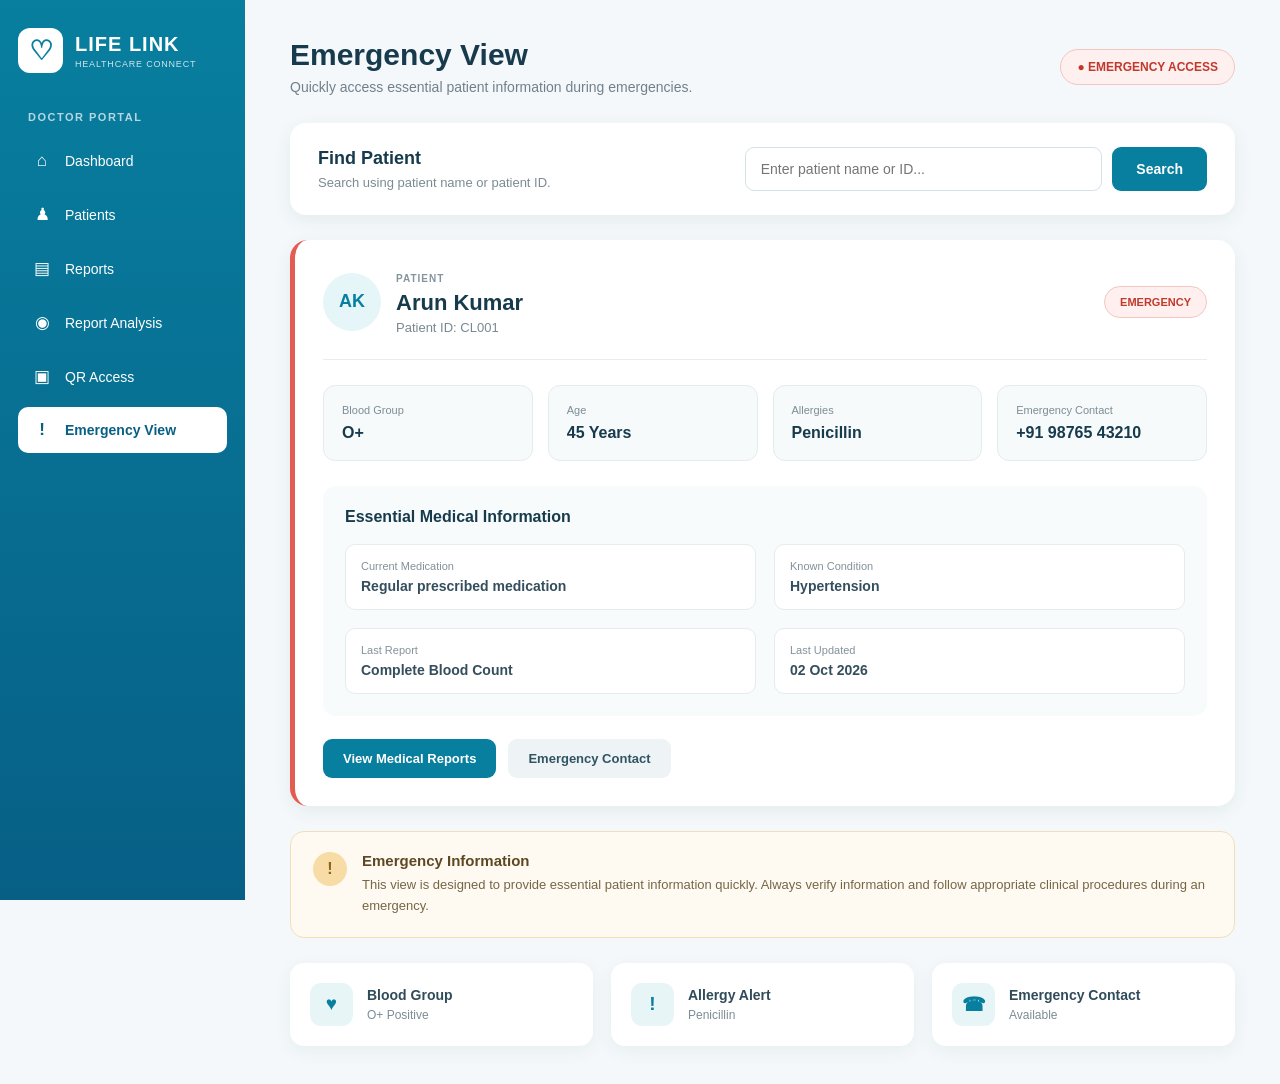
<file: Frontend/doctor/emergency-view.html>
<!DOCTYPE html>
<html lang="en">
<head>
    <meta charset="UTF-8">
    <meta name="viewport" content="width=device-width, initial-scale=1.0">
    <title>LIFE LINK | Emergency View</title>
    <link rel="stylesheet" href="../css/emergency.css">
</head>

<body>

    <!-- Sidebar -->
    <aside class="sidebar">

        <div class="logo">
            <div class="logo-icon">♡</div>
            <div>
                <h2>LIFE LINK</h2>
                <p>HEALTHCARE CONNECT</p>
            </div>
        </div>

        <div class="portal-title">DOCTOR PORTAL</div>

        <a href="dashboard.html" class="nav-item">
            <span class="nav-icon">⌂</span>
            <span>Dashboard</span>
        </a>

        <a href="patients.html" class="nav-item">
            <span class="nav-icon">♟</span>
            <span>Patients</span>
        </a>

        <a href="reports.html" class="nav-item">
            <span class="nav-icon">▤</span>
            <span>Reports</span>
        </a>

        <a href="analysis.html" class="nav-item">
            <span class="nav-icon">◉</span>
            <span>Report Analysis</span>
        </a>

        <a href="qr.html" class="nav-item">
            <span class="nav-icon">▣</span>
            <span>QR Access</span>
        </a>

        <a href="emergency.html" class="nav-item active">
            <span class="nav-icon">!</span>
            <span>Emergency View</span>
        </a>

    </aside>


    <!-- Main Content -->
    <main class="main">

        <div class="page-header">
            <div>
                <h1>Emergency View</h1>
                <p>Quickly access essential patient information during emergencies.</p>
            </div>

            <div class="emergency-badge">
                ● EMERGENCY ACCESS
            </div>
        </div>


        <!-- Emergency Search -->
        <section class="search-card">

            <div class="search-content">
                <h2>Find Patient</h2>
                <p>Search using patient name or patient ID.</p>
            </div>

            <div class="search-area">
                <input
                    type="text"
                    id="patientSearch"
                    placeholder="Enter patient name or ID..."
                    onkeyup="searchPatient()"
                >

                <button onclick="searchPatient()">
                    Search
                </button>
            </div>

        </section>


        <!-- Patient Emergency Card -->
        <section class="patient-card" id="patientCard">

            <div class="patient-header">

                <div class="patient-profile">
                    <div class="patient-avatar">AK</div>

                    <div>
                        <span class="patient-label">PATIENT</span>
                        <h2>Arun Kumar</h2>
                        <p>Patient ID: CL001</p>
                    </div>
                </div>

                <span class="critical-badge">
                    EMERGENCY
                </span>

            </div>


            <!-- Emergency Information -->
            <div class="emergency-grid">

                <div class="info-box">
                    <span class="info-label">Blood Group</span>
                    <strong>O+</strong>
                </div>

                <div class="info-box">
                    <span class="info-label">Age</span>
                    <strong>45 Years</strong>
                </div>

                <div class="info-box">
                    <span class="info-label">Allergies</span>
                    <strong>Penicillin</strong>
                </div>

                <div class="info-box">
                    <span class="info-label">Emergency Contact</span>
                    <strong>+91 98765 43210</strong>
                </div>

            </div>


            <!-- Medical Information -->
            <div class="medical-section">

                <h3>Essential Medical Information</h3>

                <div class="medical-grid">

                    <div>
                        <span>Current Medication</span>
                        <p>Regular prescribed medication</p>
                    </div>

                    <div>
                        <span>Known Condition</span>
                        <p>Hypertension</p>
                    </div>

                    <div>
                        <span>Last Report</span>
                        <p>Complete Blood Count</p>
                    </div>

                    <div>
                        <span>Last Updated</span>
                        <p>02 Oct 2026</p>
                    </div>

                </div>

            </div>


            <!-- Emergency Actions -->
            <div class="action-section">

                <button class="action-btn primary" onclick="viewReports()">
                    View Medical Reports
                </button>

                <button class="action-btn secondary" onclick="viewContact()">
                    Emergency Contact
                </button>

            </div>

        </section>


        <!-- Emergency Notice -->
        <section class="notice-card">

            <div class="notice-icon">!</div>

            <div>
                <h3>Emergency Information</h3>
                <p>
                    This view is designed to provide essential patient information
                    quickly. Always verify information and follow appropriate
                    clinical procedures during an emergency.
                </p>
            </div>

        </section>


        <!-- Quick Access Cards -->
        <section class="quick-section">

            <div class="quick-card">
                <div class="quick-icon">♥</div>
                <div>
                    <h3>Blood Group</h3>
                    <p>O+ Positive</p>
                </div>
            </div>

            <div class="quick-card">
                <div class="quick-icon">!</div>
                <div>
                    <h3>Allergy Alert</h3>
                    <p>Penicillin</p>
                </div>
            </div>

            <div class="quick-card">
                <div class="quick-icon">☎</div>
                <div>
                    <h3>Emergency Contact</h3>
                    <p>Available</p>
                </div>
            </div>

        </section>

    </main>


    <script>

        function searchPatient() {

            const search = document
                .getElementById("patientSearch")
                .value
                .toLowerCase();

            const patientCard = document.getElementById("patientCard");

            if (
                search === "" ||
                "arun kumar".includes(search) ||
                "cl001".includes(search)
            ) {
                patientCard.style.display = "block";
            } else {
                patientCard.style.display = "none";
                alert("Patient not found.");
            }
        }


        function viewReports() {
            window.location.href = "reports.html";
        }


        function viewContact() {
            alert("Emergency contact: +91 98765 43210");
        }

    </script>

</body>
</html>
</file>
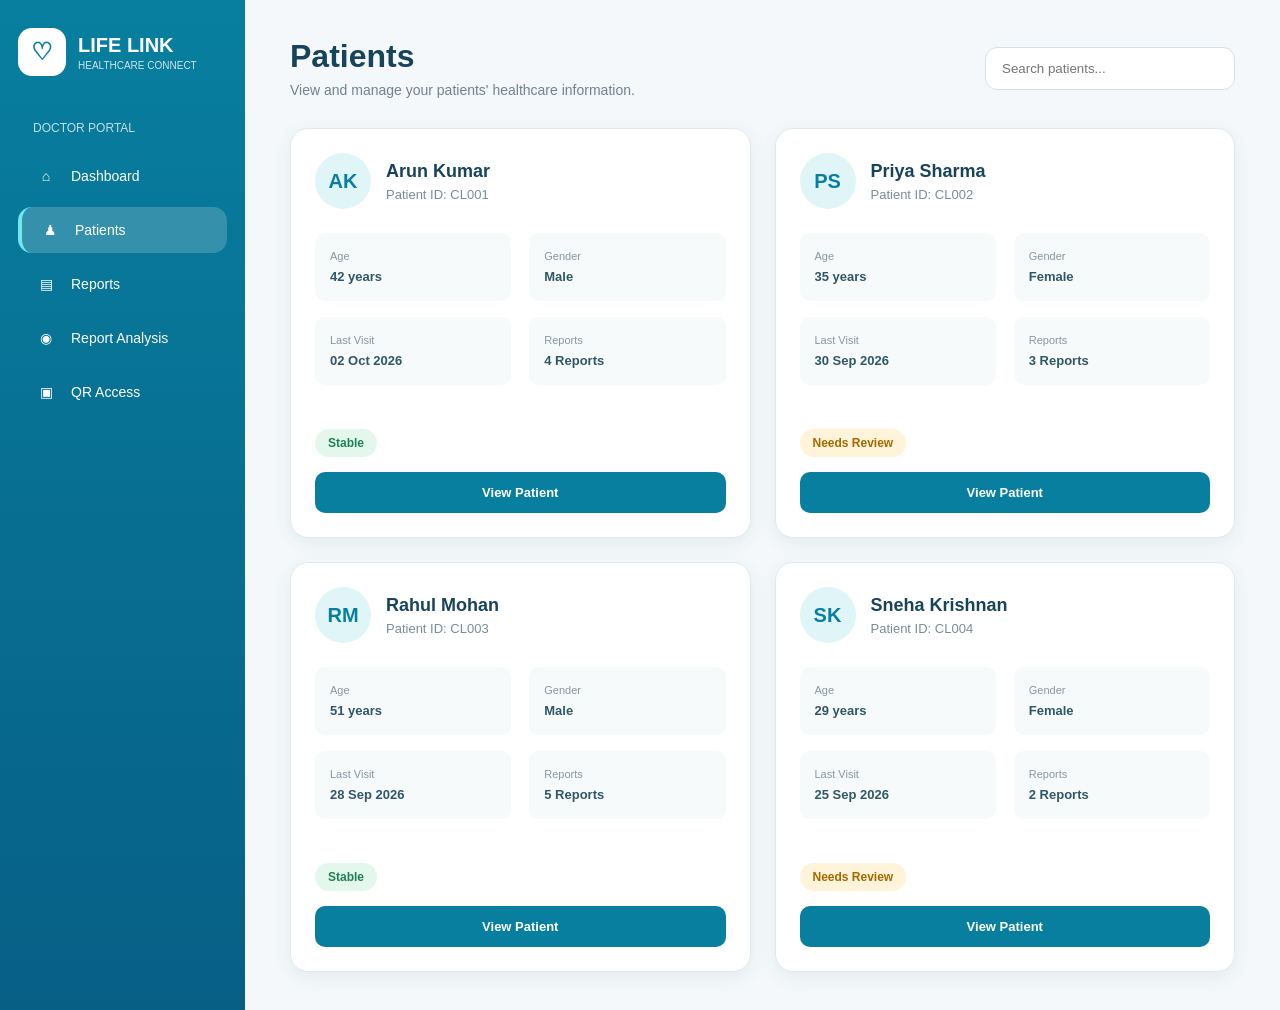
<file: Frontend/doctor/patients.html>
<!DOCTYPE html>
<html lang="en">

<head>

    <meta charset="UTF-8">

    <meta name="viewport" content="width=device-width, initial-scale=1.0">

    <title>LIFE LINK | Patients</title>

    <!-- Patients CSS -->
    <link rel="stylesheet" href="../css/patients.css">

</head>


<body>


    <!-- SIDEBAR -->

    <aside class="sidebar">

        <div class="logo">

            <div class="logo-icon">
                ♡
            </div>

            <div>
                <h2>LIFE LINK</h2>
                <p>HEALTHCARE CONNECT</p>
            </div>

        </div>


        <div class="portal-title">
            DOCTOR PORTAL
        </div>


        <a href="dashboard.html" class="nav-item">

            <span class="nav-icon">
                ⌂
            </span>

            <span>
                Dashboard
            </span>

        </a>


        <a href="patients.html" class="nav-item active">

            <span class="nav-icon">
                ♟
            </span>

            <span>
                Patients
            </span>

        </a>


        <a href="reports.html" class="nav-item">

            <span class="nav-icon">
                ▤
            </span>

            <span>
                Reports
            </span>

        </a>


        <a href="analysis.html" class="nav-item">

            <span class="nav-icon">
                ◉
            </span>

            <span>
                Report Analysis
            </span>

        </a>


        <a href="qr.html" class="nav-item">

            <span class="nav-icon">
                ▣
            </span>

            <span>
                QR Access
            </span>

        </a>

    </aside>



    <!-- MAIN CONTENT -->

    <main class="main">


        <div class="top-section">

            <div>

                <h1>
                    Patients
                </h1>

                <p>
                    View and manage your patients' healthcare information.
                </p>

            </div>


            <input
                type="text"
                id="searchInput"
                class="search-box"
                placeholder="Search patients..."
                onkeyup="searchPatients()"
            >

        </div>



        <!-- PATIENT CARDS -->

        <div class="patients-grid" id="patientsGrid">


            <!-- PATIENT 1 -->

            <div class="patient-card">

                <div class="patient-header">

                    <div class="patient-avatar">
                        AK
                    </div>

                    <div>

                        <h3>
                            Arun Kumar
                        </h3>

                        <p>
                            Patient ID: CL001
                        </p>

                    </div>

                </div>


                <div class="patient-info">

                    <div class="info-box">

                        <span>
                            Age
                        </span>

                        <strong>
                            42 years
                        </strong>

                    </div>


                    <div class="info-box">

                        <span>
                            Gender
                        </span>

                        <strong>
                            Male
                        </strong>

                    </div>


                    <div class="info-box">

                        <span>
                            Last Visit
                        </span>

                        <strong>
                            02 Oct 2026
                        </strong>

                    </div>


                    <div class="info-box">

                        <span>
                            Reports
                        </span>

                        <strong>
                            4 Reports
                        </strong>

                    </div>

                </div>


                <span class="status stable">
                    Stable
                </span>


                <button
                    class="view-btn"
                    onclick="viewPatient('Arun Kumar')">

                    View Patient

                </button>

            </div>



            <!-- PATIENT 2 -->

            <div class="patient-card">

                <div class="patient-header">

                    <div class="patient-avatar">
                        PS
                    </div>

                    <div>

                        <h3>
                            Priya Sharma
                        </h3>

                        <p>
                            Patient ID: CL002
                        </p>

                    </div>

                </div>


                <div class="patient-info">

                    <div class="info-box">

                        <span>
                            Age
                        </span>

                        <strong>
                            35 years
                        </strong>

                    </div>


                    <div class="info-box">

                        <span>
                            Gender
                        </span>

                        <strong>
                            Female
                        </strong>

                    </div>


                    <div class="info-box">

                        <span>
                            Last Visit
                        </span>

                        <strong>
                            30 Sep 2026
                        </strong>

                    </div>


                    <div class="info-box">

                        <span>
                            Reports
                        </span>

                        <strong>
                            3 Reports
                        </strong>

                    </div>

                </div>


                <span class="status review">
                    Needs Review
                </span>


                <button
                    class="view-btn"
                    onclick="viewPatient('Priya Sharma')">

                    View Patient

                </button>

            </div>



            <!-- PATIENT 3 -->

            <div class="patient-card">

                <div class="patient-header">

                    <div class="patient-avatar">
                        RM
                    </div>

                    <div>

                        <h3>
                            Rahul Mohan
                        </h3>

                        <p>
                            Patient ID: CL003
                        </p>

                    </div>

                </div>


                <div class="patient-info">

                    <div class="info-box">

                        <span>
                            Age
                        </span>

                        <strong>
                            51 years
                        </strong>

                    </div>


                    <div class="info-box">

                        <span>
                            Gender
                        </span>

                        <strong>
                            Male
                        </strong>

                    </div>


                    <div class="info-box">

                        <span>
                            Last Visit
                        </span>

                        <strong>
                            28 Sep 2026
                        </strong>

                    </div>


                    <div class="info-box">

                        <span>
                            Reports
                        </span>

                        <strong>
                            5 Reports
                        </strong>

                    </div>

                </div>


                <span class="status stable">
                    Stable
                </span>


                <button
                    class="view-btn"
                    onclick="viewPatient('Rahul Mohan')">

                    View Patient

                </button>

            </div>



            <!-- PATIENT 4 -->

            <div class="patient-card">

                <div class="patient-header">

                    <div class="patient-avatar">
                        SK
                    </div>

                    <div>

                        <h3>
                            Sneha Krishnan
                        </h3>

                        <p>
                            Patient ID: CL004
                        </p>

                    </div>

                </div>


                <div class="patient-info">

                    <div class="info-box">

                        <span>
                            Age
                        </span>

                        <strong>
                            29 years
                        </strong>

                    </div>


                    <div class="info-box">

                        <span>
                            Gender
                        </span>

                        <strong>
                            Female
                        </strong>

                    </div>


                    <div class="info-box">

                        <span>
                            Last Visit
                        </span>

                        <strong>
                            25 Sep 2026
                        </strong>

                    </div>


                    <div class="info-box">

                        <span>
                            Reports
                        </span>

                        <strong>
                            2 Reports
                        </strong>

                    </div>

                </div>


                <span class="status review">
                    Needs Review
                </span>


                <button
                    class="view-btn"
                    onclick="viewPatient('Sneha Krishnan')">

                    View Patient

                </button>

            </div>


        </div>

    </main>



    <!-- JAVASCRIPT -->

    <script>

        function searchPatients() {

            const input =
                document
                .getElementById("searchInput")
                .value
                .toLowerCase();

            const cards =
                document
                .querySelectorAll(".patient-card");


            cards.forEach(function(card) {

                const name =
                    card
                    .querySelector("h3")
                    .innerText
                    .toLowerCase();


                if (name.includes(input)) {

                    card.style.display = "flex";

                } else {

                    card.style.display = "none";

                }

            });

        }


        function viewPatient(name) {

            alert(
                "Opening patient profile for " + name
            );

        }

    </script>


</body>

</html>
</file>
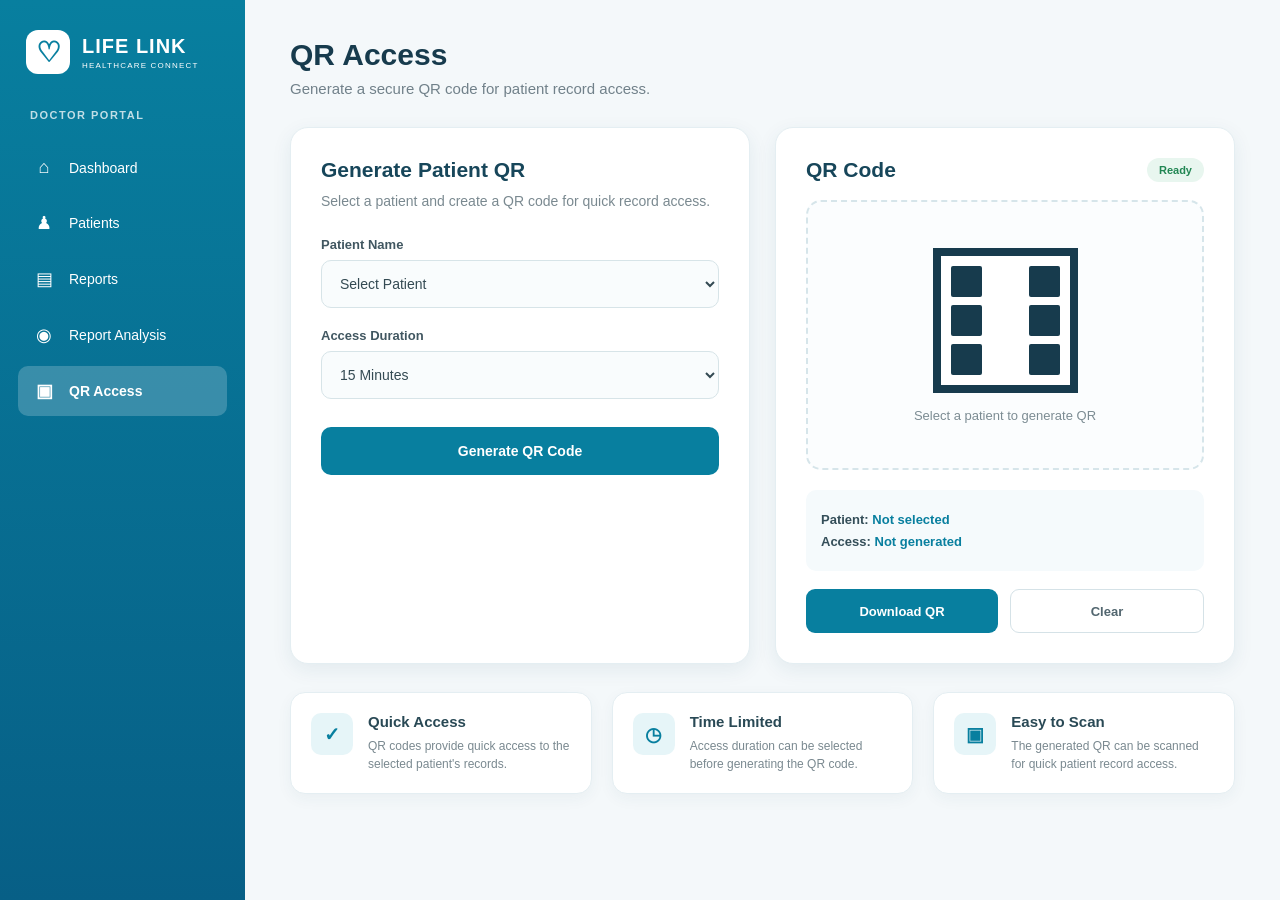
<file: Frontend/doctor/qr-generator.html>
<!DOCTYPE html>
<html lang="en">
<head>
    <meta charset="UTF-8">
    <meta name="viewport" content="width=device-width, initial-scale=1.0">
    <title>LIFE LINK | QR Access</title>
    <link rel="stylesheet" href="../css/qr.css">
</head>

<body>

    <!-- Sidebar -->
    <aside class="sidebar">

        <div class="logo">
            <div class="logo-icon">♡</div>
            <div>
                <h2>LIFE LINK</h2>
                <p>HEALTHCARE CONNECT</p>
            </div>
        </div>

        <div class="portal-title">DOCTOR PORTAL</div>

        <a href="dashboard.html" class="nav-item">
            <span class="nav-icon">⌂</span>
            <span>Dashboard</span>
        </a>

        <a href="patients.html" class="nav-item">
            <span class="nav-icon">♟</span>
            <span>Patients</span>
        </a>

        <a href="reports.html" class="nav-item">
            <span class="nav-icon">▤</span>
            <span>Reports</span>
        </a>

        <a href="analysis.html" class="nav-item">
            <span class="nav-icon">◉</span>
            <span>Report Analysis</span>
        </a>

        <a href="qr.html" class="nav-item active">
            <span class="nav-icon">▣</span>
            <span>QR Access</span>
        </a>

    </aside>


    <!-- Main Content -->
    <main class="main">

        <div class="page-header">
            <div>
                <h1>QR Access</h1>
                <p>Generate a secure QR code for patient record access.</p>
            </div>
        </div>


        <!-- QR Generator Section -->
        <section class="qr-section">

            <!-- Generator Card -->
            <div class="generator-card">

                <h2>Generate Patient QR</h2>
                <p class="card-description">
                    Select a patient and create a QR code for quick record access.
                </p>

                <div class="form-group">
                    <label for="patientName">Patient Name</label>

                    <select id="patientName">
                        <option value="">Select Patient</option>
                        <option value="Arun Kumar">Arun Kumar - CL001</option>
                        <option value="Priya Sharma">Priya Sharma - CL002</option>
                        <option value="Rahul Mohan">Rahul Mohan - CL003</option>
                        <option value="Sneha Krishnan">Sneha Krishnan - CL004</option>
                    </select>
                </div>


                <div class="form-group">
                    <label for="accessDuration">Access Duration</label>

                    <select id="accessDuration">
                        <option value="15">15 Minutes</option>
                        <option value="30">30 Minutes</option>
                        <option value="60">1 Hour</option>
                        <option value="120">2 Hours</option>
                    </select>
                </div>


                <button class="generate-btn" onclick="generateQR()">
                    Generate QR Code
                </button>

            </div>


            <!-- QR Preview Card -->
            <div class="qr-card">

                <div class="qr-title">
                    <h2>QR Code</h2>
                    <span id="qrStatus">Ready</span>
                </div>

                <div class="qr-preview" id="qrPreview">

                    <div class="qr-placeholder">
                        <div class="qr-pattern">
                            <span></span>
                            <span></span>
                            <span></span>
                            <span></span>
                            <span></span>
                            <span></span>
                            <span></span>
                            <span></span>
                            <span></span>
                        </div>
                    </div>

                    <p>Select a patient to generate QR</p>

                </div>

                <div class="qr-info">
                    <p><strong>Patient:</strong> <span id="selectedPatient">Not selected</span></p>
                    <p><strong>Access:</strong> <span id="selectedDuration">Not generated</span></p>
                </div>

                <div class="qr-buttons">

                    <button class="download-btn" onclick="downloadQR()">
                        Download QR
                    </button>

                    <button class="clear-btn" onclick="clearQR()">
                        Clear
                    </button>

                </div>

            </div>

        </section>


        <!-- Information Cards -->
        <section class="info-section">

            <div class="info-card">
                <div class="info-icon">✓</div>
                <div>
                    <h3>Quick Access</h3>
                    <p>
                        QR codes provide quick access to the selected patient's records.
                    </p>
                </div>
            </div>

            <div class="info-card">
                <div class="info-icon">◷</div>
                <div>
                    <h3>Time Limited</h3>
                    <p>
                        Access duration can be selected before generating the QR code.
                    </p>
                </div>
            </div>

            <div class="info-card">
                <div class="info-icon">▣</div>
                <div>
                    <h3>Easy to Scan</h3>
                    <p>
                        The generated QR can be scanned for quick patient record access.
                    </p>
                </div>
            </div>

        </section>

    </main>


    <script>

        function generateQR() {

            const patient = document.getElementById("patientName").value;
            const duration = document.getElementById("accessDuration").value;

            if (patient === "") {
                alert("Please select a patient.");
                return;
            }

            document.getElementById("selectedPatient").textContent = patient;
            document.getElementById("selectedDuration").textContent =
                duration + " Minutes";

            document.getElementById("qrStatus").textContent = "Generated";

            document.getElementById("qrPreview").innerHTML = `
                <div class="generated-qr">

                    <div class="qr-box">
                        <div class="corner top-left"></div>
                        <div class="corner top-right"></div>
                        <div class="corner bottom-left"></div>

                        <div class="qr-dots">
                            <span></span><span></span><span></span>
                            <span></span><span></span><span></span>
                            <span></span><span></span><span></span>
                            <span></span><span></span><span></span>
                            <span></span><span></span><span></span>
                            <span></span><span></span><span></span>
                        </div>
                    </div>

                    <p>Scan to access patient records</p>

                </div>
            `;
        }


        function clearQR() {

            document.getElementById("patientName").value = "";

            document.getElementById("selectedPatient").textContent =
                "Not selected";

            document.getElementById("selectedDuration").textContent =
                "Not generated";

            document.getElementById("qrStatus").textContent = "Ready";

            document.getElementById("qrPreview").innerHTML = `
                <div class="qr-placeholder">
                    <div class="qr-pattern">
                        <span></span>
                        <span></span>
                        <span></span>
                        <span></span>
                        <span></span>
                        <span></span>
                        <span></span>
                        <span></span>
                        <span></span>
                    </div>
                </div>

                <p>Select a patient to generate QR</p>
            `;
        }


        function downloadQR() {

            const patient = document.getElementById("patientName").value;

            if (patient === "") {
                alert("Please generate a QR code first.");
                return;
            }

            alert("QR download will be connected to the backend.");
        }

    </script>

</body>
</html>
</file>
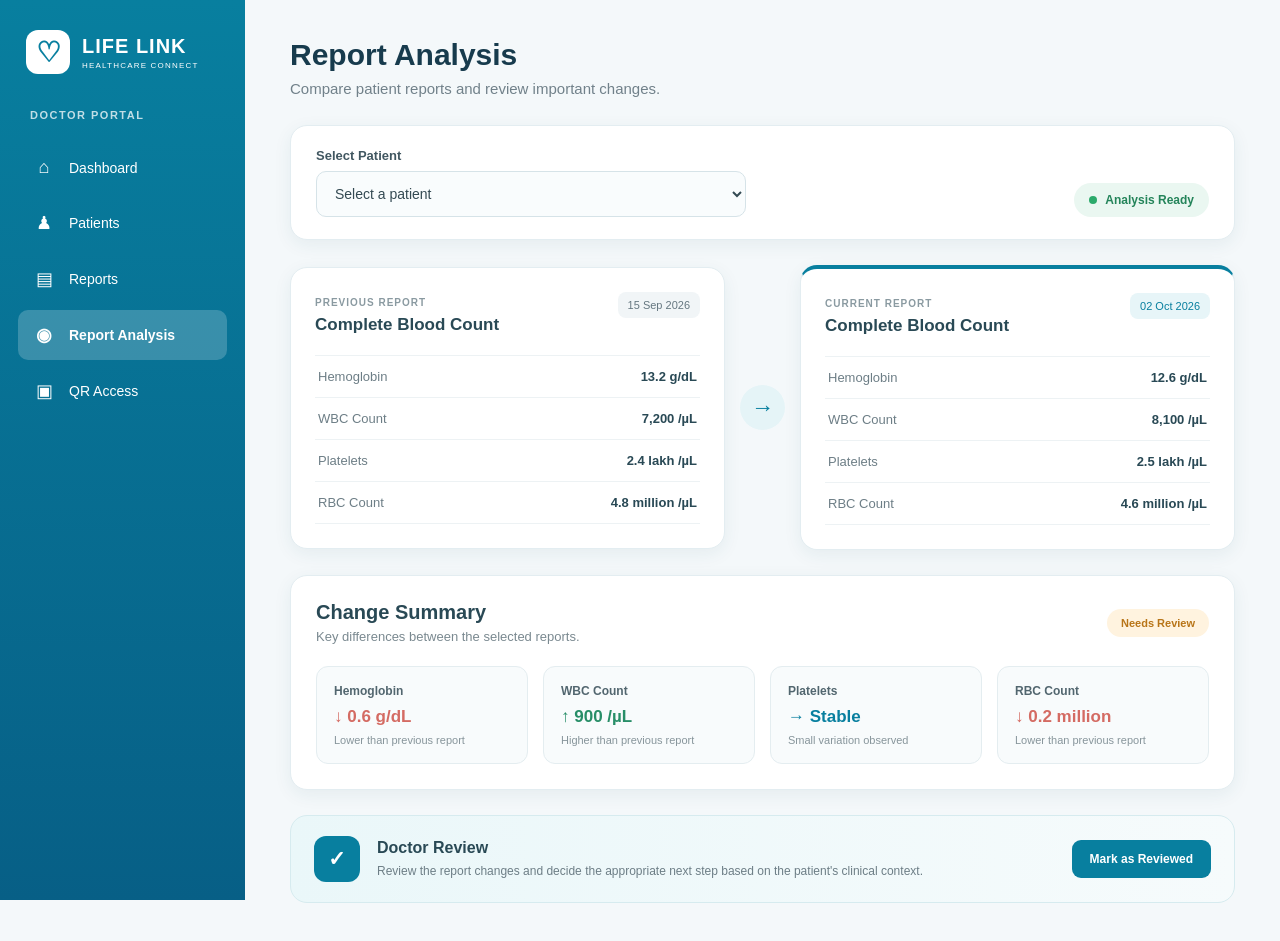
<file: Frontend/doctor/reports-analysis.html>
<!DOCTYPE html>
<html lang="en">
<head>
    <meta charset="UTF-8">
    <meta name="viewport" content="width=device-width, initial-scale=1.0">
    <title>LIFE LINK | Report Analysis</title>
    <link rel="stylesheet" href="../css/analysis.css">
</head>

<body>

    <!-- Sidebar -->
    <aside class="sidebar">

        <div class="logo">
            <div class="logo-icon">♡</div>
            <div>
                <h2>LIFE LINK</h2>
                <p>HEALTHCARE CONNECT</p>
            </div>
        </div>

        <div class="portal-title">DOCTOR PORTAL</div>

        <a href="dashboard.html" class="nav-item">
            <span class="nav-icon">⌂</span>
            <span>Dashboard</span>
        </a>

        <a href="patients.html" class="nav-item">
            <span class="nav-icon">♟</span>
            <span>Patients</span>
        </a>

        <a href="reports.html" class="nav-item">
            <span class="nav-icon">▤</span>
            <span>Reports</span>
        </a>

        <a href="analysis.html" class="nav-item active">
            <span class="nav-icon">◉</span>
            <span>Report Analysis</span>
        </a>

        <a href="qr.html" class="nav-item">
            <span class="nav-icon">▣</span>
            <span>QR Access</span>
        </a>

    </aside>


    <!-- Main Content -->
    <main class="main">

        <div class="page-header">
            <div>
                <h1>Report Analysis</h1>
                <p>Compare patient reports and review important changes.</p>
            </div>
        </div>


        <!-- Patient Selection -->
        <section class="selection-card">

            <div class="form-group">
                <label for="patientSelect">Select Patient</label>

                <select id="patientSelect" onchange="loadAnalysis()">
                    <option value="">Select a patient</option>
                    <option value="arun">Arun Kumar - CL001</option>
                    <option value="priya">Priya Sharma - CL002</option>
                    <option value="rahul">Rahul Mohan - CL003</option>
                    <option value="sneha">Sneha Krishnan - CL004</option>
                </select>
            </div>

            <div class="analysis-status">
                <span class="status-dot"></span>
                Analysis Ready
            </div>

        </section>


        <!-- Report Comparison -->
        <section class="comparison-section">

            <div class="report-panel">

                <div class="panel-header">
                    <div>
                        <span class="panel-label">PREVIOUS REPORT</span>
                        <h2>Complete Blood Count</h2>
                    </div>

                    <span class="date-badge">15 Sep 2026</span>
                </div>

                <div class="report-values">

                    <div class="value-row">
                        <span>Hemoglobin</span>
                        <strong>13.2 g/dL</strong>
                    </div>

                    <div class="value-row">
                        <span>WBC Count</span>
                        <strong>7,200 /µL</strong>
                    </div>

                    <div class="value-row">
                        <span>Platelets</span>
                        <strong>2.4 lakh /µL</strong>
                    </div>

                    <div class="value-row">
                        <span>RBC Count</span>
                        <strong>4.8 million /µL</strong>
                    </div>

                </div>

            </div>


            <div class="comparison-arrow">
                →
            </div>


            <div class="report-panel current">

                <div class="panel-header">
                    <div>
                        <span class="panel-label">CURRENT REPORT</span>
                        <h2>Complete Blood Count</h2>
                    </div>

                    <span class="date-badge current-date">02 Oct 2026</span>
                </div>

                <div class="report-values">

                    <div class="value-row">
                        <span>Hemoglobin</span>
                        <strong>12.6 g/dL</strong>
                    </div>

                    <div class="value-row">
                        <span>WBC Count</span>
                        <strong>8,100 /µL</strong>
                    </div>

                    <div class="value-row">
                        <span>Platelets</span>
                        <strong>2.5 lakh /µL</strong>
                    </div>

                    <div class="value-row">
                        <span>RBC Count</span>
                        <strong>4.6 million /µL</strong>
                    </div>

                </div>

            </div>

        </section>


        <!-- Change Summary -->
        <section class="summary-card">

            <div class="summary-header">
                <div>
                    <h2>Change Summary</h2>
                    <p>Key differences between the selected reports.</p>
                </div>

                <span class="review-badge">Needs Review</span>
            </div>


            <div class="change-grid">

                <div class="change-item">
                    <span class="change-name">Hemoglobin</span>
                    <span class="change-value decrease">↓ 0.6 g/dL</span>
                    <p>Lower than previous report</p>
                </div>

                <div class="change-item">
                    <span class="change-name">WBC Count</span>
                    <span class="change-value increase">↑ 900 /µL</span>
                    <p>Higher than previous report</p>
                </div>

                <div class="change-item">
                    <span class="change-name">Platelets</span>
                    <span class="change-value stable">→ Stable</span>
                    <p>Small variation observed</p>
                </div>

                <div class="change-item">
                    <span class="change-name">RBC Count</span>
                    <span class="change-value decrease">↓ 0.2 million</span>
                    <p>Lower than previous report</p>
                </div>

            </div>

        </section>


        <!-- Doctor Review -->
        <section class="review-card">

            <div class="review-icon">✓</div>

            <div class="review-content">
                <h2>Doctor Review</h2>
                <p>
                    Review the report changes and decide the appropriate next step
                    based on the patient's clinical context.
                </p>
            </div>

            <button class="review-btn" onclick="reviewReport()">
                Mark as Reviewed
            </button>

        </section>

    </main>


    <script>

        function loadAnalysis() {

            const patient = document.getElementById("patientSelect").value;

            if (patient === "") {
                return;
            }

            document.querySelector(".analysis-status").innerHTML =
                '<span class="status-dot"></span> Analysis Ready';
        }


        function reviewReport() {

            const badge = document.querySelector(".review-badge");

            badge.textContent = "Reviewed";
            badge.classList.add("reviewed");

            alert("Report marked as reviewed.");
        }

    </script>

</body>
</html>
</file>
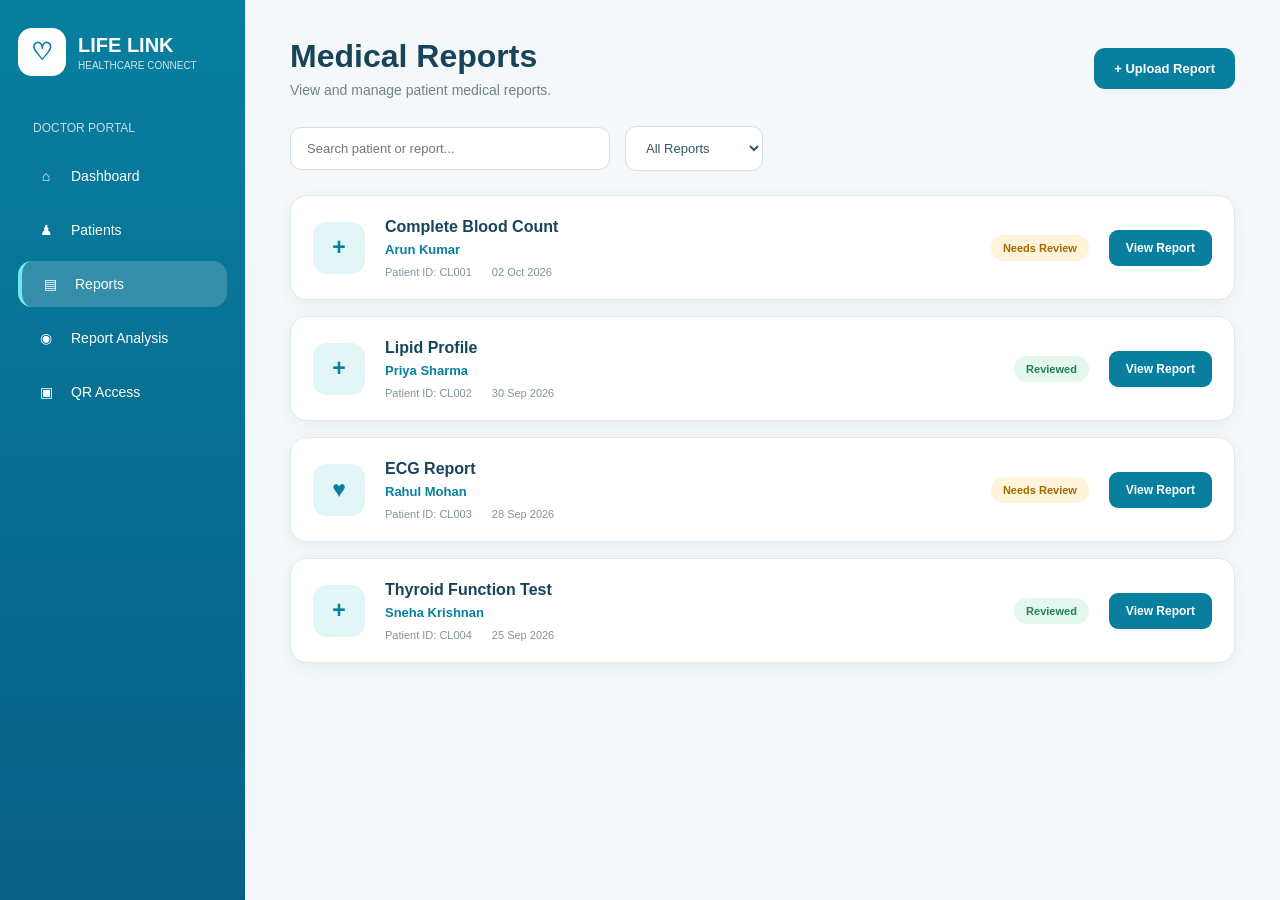
<file: Frontend/doctor/reports.html>
<!DOCTYPE html>
<html lang="en">

<head>
    <meta charset="UTF-8">
    <meta name="viewport" content="width=device-width, initial-scale=1.0">

    <title>LIFE LINK | Reports</title>

    <link rel="stylesheet" href="../css/reports.css">
</head>

<body>

    <!-- SIDEBAR -->
    <aside class="sidebar">

        <div class="logo">
            <div class="logo-icon">♡</div>

            <div>
                <h2>LIFE LINK</h2>
                <p>HEALTHCARE CONNECT</p>
            </div>
        </div>

        <div class="portal-title">
            DOCTOR PORTAL
        </div>

        <a href="dashboard.html" class="nav-item">
            <span class="nav-icon">⌂</span>
            <span>Dashboard</span>
        </a>

        <a href="patients.html" class="nav-item">
            <span class="nav-icon">♟</span>
            <span>Patients</span>
        </a>

        <a href="reports.html" class="nav-item active">
            <span class="nav-icon">▤</span>
            <span>Reports</span>
        </a>

        <a href="analysis.html" class="nav-item">
            <span class="nav-icon">◉</span>
            <span>Report Analysis</span>
        </a>

        <a href="qr.html" class="nav-item">
            <span class="nav-icon">▣</span>
            <span>QR Access</span>
        </a>

    </aside>


    <!-- MAIN CONTENT -->
    <main class="main">

        <div class="page-header">

            <div>
                <h1>Medical Reports</h1>

                <p>
                    View and manage patient medical reports.
                </p>
            </div>

            <button class="upload-btn" onclick="uploadReport()">
                + Upload Report
            </button>

        </div>


        <!-- SEARCH AND FILTER -->
        <div class="filter-section">

            <input
                type="text"
                id="searchInput"
                class="search-box"
                placeholder="Search patient or report..."
                onkeyup="searchReports()"
            >

            <select id="statusFilter" onchange="filterReports()">
                <option value="all">All Reports</option>
                <option value="review">Needs Review</option>
                <option value="reviewed">Reviewed</option>
            </select>

        </div>


        <!-- REPORTS -->
        <div class="reports-container" id="reportsContainer">


            <!-- REPORT 1 -->
            <div
                class="report-card"
                data-status="review"
                data-search="arun kumar blood test">

                <div class="report-icon">
                    +
                </div>

                <div class="report-details">

                    <h3>Complete Blood Count</h3>

                    <p class="patient-name">
                        Arun Kumar
                    </p>

                    <div class="report-meta">

                        <span>
                            Patient ID: CL001
                        </span>

                        <span>
                            02 Oct 2026
                        </span>

                    </div>

                </div>

                <span class="report-status review">
                    Needs Review
                </span>

                <button
                    class="view-btn"
                    onclick="viewReport('Complete Blood Count - Arun Kumar')">

                    View Report

                </button>

            </div>


            <!-- REPORT 2 -->
            <div
                class="report-card"
                data-status="reviewed"
                data-search="priya sharma lipid profile">

                <div class="report-icon">
                    +
                </div>

                <div class="report-details">

                    <h3>Lipid Profile</h3>

                    <p class="patient-name">
                        Priya Sharma
                    </p>

                    <div class="report-meta">

                        <span>
                            Patient ID: CL002
                        </span>

                        <span>
                            30 Sep 2026
                        </span>

                    </div>

                </div>

                <span class="report-status reviewed">
                    Reviewed
                </span>

                <button
                    class="view-btn"
                    onclick="viewReport('Lipid Profile - Priya Sharma')">

                    View Report

                </button>

            </div>


            <!-- REPORT 3 -->
            <div
                class="report-card"
                data-status="review"
                data-search="rahul mohan ecg">

                <div class="report-icon">
                    ♥
                </div>

                <div class="report-details">

                    <h3>ECG Report</h3>

                    <p class="patient-name">
                        Rahul Mohan
                    </p>

                    <div class="report-meta">

                        <span>
                            Patient ID: CL003
                        </span>

                        <span>
                            28 Sep 2026
                        </span>

                    </div>

                </div>

                <span class="report-status review">
                    Needs Review
                </span>

                <button
                    class="view-btn"
                    onclick="viewReport('ECG Report - Rahul Mohan')">

                    View Report

                </button>

            </div>


            <!-- REPORT 4 -->
            <div
                class="report-card"
                data-status="reviewed"
                data-search="sneha krishnan thyroid">

                <div class="report-icon">
                    +
                </div>

                <div class="report-details">

                    <h3>Thyroid Function Test</h3>

                    <p class="patient-name">
                        Sneha Krishnan
                    </p>

                    <div class="report-meta">

                        <span>
                            Patient ID: CL004
                        </span>

                        <span>
                            25 Sep 2026
                        </span>

                    </div>

                </div>

                <span class="report-status reviewed">
                    Reviewed
                </span>

                <button
                    class="view-btn"
                    onclick="viewReport('Thyroid Function Test - Sneha Krishnan')">

                    View Report

                </button>

            </div>


        </div>

    </main>


    <script>

        function searchReports() {

            const search =
                document
                .getElementById("searchInput")
                .value
                .toLowerCase();

            const cards =
                document
                .querySelectorAll(".report-card");

            cards.forEach(function(card) {

                const text =
                    card
                    .getAttribute("data-search");

                if (text.includes(search)) {
                    card.style.display = "flex";
                } else {
                    card.style.display = "none";
                }

            });

        }


        function filterReports() {

            const filter =
                document
                .getElementById("statusFilter")
                .value;

            const cards =
                document
                .querySelectorAll(".report-card");


            cards.forEach(function(card) {

                const status =
                    card.getAttribute("data-status");

                if (
                    filter === "all" ||
                    filter === status
                ) {
                    card.style.display = "flex";
                } else {
                    card.style.display = "none";
                }

            });

        }


        function viewReport(reportName) {

            alert(
                "Opening: " + reportName
            );

        }


        function uploadReport() {

            alert(
                "Report upload feature will be connected to the backend."
            );

        }

    </script>

</body>

</html>
</file>
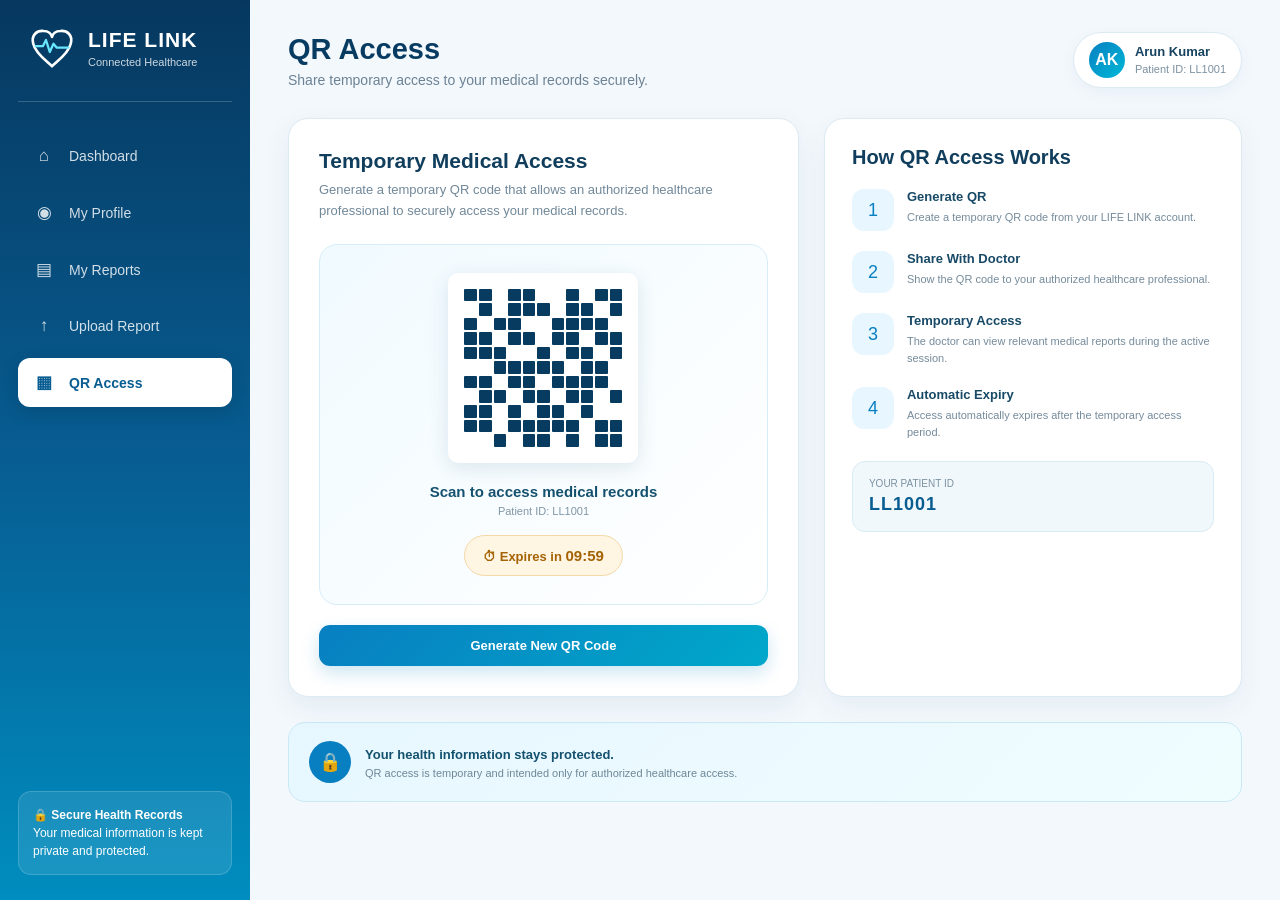
<file: frontend/patient/qr-access.html>
<!DOCTYPE html>
<html lang="en">
<head>
    <meta charset="UTF-8">
    <meta name="viewport" content="width=device-width, initial-scale=1.0">
    <title>QR Access | LIFE LINK</title>

    <style>
        * {
            margin: 0;
            padding: 0;
            box-sizing: border-box;
            font-family: Arial, Helvetica, sans-serif;
        }

        body {
            background: #f3f8fc;
            color: #17324d;
        }

        /* SIDEBAR */
        .sidebar {
            position: fixed;
            left: 0;
            top: 0;
            width: 250px;
            height: 100vh;
            background: linear-gradient(180deg, #06385f, #075c91, #008dbf);
            color: white;
            padding: 25px 18px;
            z-index: 10;
        }

        .logo {
            display: flex;
            align-items: center;
            gap: 12px;
            padding: 0 10px 28px;
            border-bottom: 1px solid rgba(255,255,255,0.2);
        }

        .logo svg {
            width: 48px;
            height: 48px;
            flex-shrink: 0;
        }

        .logo-text h2 {
            font-size: 21px;
            letter-spacing: 1px;
        }

        .logo-text span {
            font-size: 11px;
            opacity: 0.8;
        }

        .nav {
            margin-top: 30px;
        }

        .nav a {
            display: flex;
            align-items: center;
            gap: 14px;
            text-decoration: none;
            color: rgba(255,255,255,0.82);
            padding: 14px 15px;
            border-radius: 12px;
            margin-bottom: 8px;
            font-size: 14px;
            transition: 0.25s;
        }

        .nav a:hover {
            background: rgba(255,255,255,0.12);
            color: white;
        }

        .nav a.active {
            background: white;
            color: #075c91;
            font-weight: bold;
            box-shadow: 0 5px 18px rgba(0,0,0,0.12);
        }

        .nav-icon {
            width: 22px;
            text-align: center;
            font-size: 17px;
        }

        .sidebar-bottom {
            position: absolute;
            bottom: 25px;
            left: 18px;
            right: 18px;
        }

        .secure-box {
            background: rgba(255,255,255,0.1);
            border: 1px solid rgba(255,255,255,0.16);
            padding: 14px;
            border-radius: 13px;
            font-size: 12px;
            line-height: 1.5;
        }

        /* MAIN */
        .main {
            margin-left: 250px;
            min-height: 100vh;
            padding: 32px 38px;
        }

        .topbar {
            display: flex;
            justify-content: space-between;
            align-items: center;
            margin-bottom: 30px;
        }

        .page-title h1 {
            font-size: 29px;
            color: #083b61;
            margin-bottom: 6px;
        }

        .page-title p {
            color: #6c8294;
            font-size: 14px;
        }

        .patient-badge {
            display: flex;
            align-items: center;
            gap: 10px;
            background: white;
            border: 1px solid #dceaf3;
            padding: 9px 15px;
            border-radius: 30px;
            box-shadow: 0 5px 15px rgba(0,80,130,0.05);
        }

        .patient-avatar {
            width: 36px;
            height: 36px;
            border-radius: 50%;
            background: linear-gradient(135deg, #087fc1, #00b9d7);
            color: white;
            display: flex;
            justify-content: center;
            align-items: center;
            font-weight: bold;
        }

        .patient-info strong {
            display: block;
            font-size: 13px;
            color: #174361;
        }

        .patient-info span {
            font-size: 11px;
            color: #7b91a1;
        }

        /* QR AREA */
        .qr-layout {
            display: grid;
            grid-template-columns: 1.1fr 0.9fr;
            gap: 25px;
            max-width: 1050px;
        }

        .qr-card {
            background: white;
            border: 1px solid #dceaf3;
            border-radius: 20px;
            padding: 30px;
            box-shadow: 0 10px 28px rgba(0,70,110,0.07);
        }

        .qr-card-header {
            margin-bottom: 22px;
        }

        .qr-card-header h2 {
            color: #103e5c;
            font-size: 21px;
            margin-bottom: 7px;
        }

        .qr-card-header p {
            color: #718899;
            font-size: 13px;
            line-height: 1.6;
        }

        /* QR DISPLAY */
        .qr-display {
            background: linear-gradient(135deg, #f0faff, #ffffff);
            border: 1px solid #d6edf7;
            border-radius: 18px;
            padding: 28px;
            display: flex;
            flex-direction: column;
            align-items: center;
            text-align: center;
        }

        .qr-code {
            width: 190px;
            height: 190px;
            background: white;
            border: 8px solid white;
            border-radius: 10px;
            box-shadow: 0 5px 20px rgba(0,70,110,0.12);
            display: grid;
            grid-template-columns: repeat(11, 1fr);
            grid-template-rows: repeat(11, 1fr);
            gap: 2px;
            padding: 8px;
            margin-bottom: 20px;
        }

        .qr-code span {
            background: #073b60;
            border-radius: 1px;
        }

        .qr-code span:nth-child(3n),
        .qr-code span:nth-child(7n) {
            background: white;
        }

        .qr-code span:nth-child(5n) {
            background: #073b60;
        }

        .qr-title {
            color: #14516f;
            font-size: 15px;
            font-weight: bold;
            margin-bottom: 5px;
        }

        .qr-subtitle {
            color: #8095a4;
            font-size: 11px;
        }

        /* TIMER */
        .timer-box {
            margin-top: 18px;
            background: #fff5e3;
            border: 1px solid #f4d9a7;
            color: #a56305;
            padding: 11px 18px;
            border-radius: 25px;
            font-size: 13px;
            font-weight: bold;
        }

        .timer-box span {
            font-size: 15px;
        }

        /* BUTTON */
        .generate-btn {
            width: 100%;
            margin-top: 20px;
            padding: 13px;
            border: none;
            border-radius: 11px;
            background: linear-gradient(135deg, #087fc1, #00a8ca);
            color: white;
            font-size: 13px;
            font-weight: bold;
            cursor: pointer;
            box-shadow: 0 7px 18px rgba(0,130,190,0.2);
        }

        .generate-btn:hover {
            opacity: 0.92;
        }

        /* RIGHT INFO */
        .info-card {
            background: white;
            border: 1px solid #dceaf3;
            border-radius: 20px;
            padding: 27px;
            box-shadow: 0 10px 28px rgba(0,70,110,0.06);
        }

        .info-card h2 {
            color: #103e5c;
            font-size: 20px;
            margin-bottom: 20px;
        }

        .info-item {
            display: flex;
            gap: 13px;
            margin-bottom: 20px;
        }

        .info-icon {
            width: 42px;
            height: 42px;
            border-radius: 12px;
            background: #e7f6ff;
            display: flex;
            align-items: center;
            justify-content: center;
            color: #087fc1;
            font-size: 18px;
            flex-shrink: 0;
        }

        .info-item h3 {
            color: #184a67;
            font-size: 13px;
            margin-bottom: 5px;
        }

        .info-item p {
            color: #758b9b;
            font-size: 11px;
            line-height: 1.55;
        }

        /* PATIENT ID */
        .patient-id {
            margin-top: 10px;
            padding: 16px;
            border-radius: 13px;
            background: #f1f8fc;
            border: 1px solid #d9ebf4;
        }

        .patient-id span {
            display: block;
            color: #7b91a1;
            font-size: 10px;
            margin-bottom: 5px;
        }

        .patient-id strong {
            color: #075c91;
            font-size: 18px;
            letter-spacing: 1px;
        }

        /* SECURITY BANNER */
        .security-banner {
            margin-top: 25px;
            background: linear-gradient(135deg, #e7f7ff, #f0fdff);
            border: 1px solid #c9eaf5;
            border-radius: 17px;
            padding: 18px 20px;
            display: flex;
            align-items: center;
            gap: 14px;
        }

        .security-icon {
            width: 42px;
            height: 42px;
            border-radius: 50%;
            background: #087fc1;
            color: white;
            display: flex;
            align-items: center;
            justify-content: center;
            font-size: 18px;
        }

        .security-banner strong {
            color: #14516f;
            font-size: 13px;
        }

        .security-banner p {
            color: #6e8797;
            font-size: 11px;
            margin-top: 4px;
        }

        /* RESPONSIVE */
        @media (max-width: 1050px) {
            .sidebar {
                width: 220px;
            }

            .main {
                margin-left: 220px;
                padding: 28px;
            }

            .qr-layout {
                grid-template-columns: 1fr;
            }
        }

        @media (max-width: 800px) {
            .sidebar {
                position: relative;
                width: 100%;
                height: auto;
                padding: 18px;
            }

            .logo {
                padding-bottom: 18px;
            }

            .nav {
                margin-top: 18px;
                display: flex;
                overflow-x: auto;
                gap: 7px;
            }

            .nav a {
                margin: 0;
                white-space: nowrap;
            }

            .sidebar-bottom {
                display: none;
            }

            .main {
                margin-left: 0;
                padding: 25px 20px;
            }

            .topbar {
                gap: 15px;
            }
        }

        @media (max-width: 600px) {
            .topbar {
                flex-direction: column;
                align-items: flex-start;
            }

            .patient-badge {
                width: 100%;
            }

            .page-title h1 {
                font-size: 25px;
            }

            .qr-card,
            .info-card {
                padding: 20px;
            }

            .qr-code {
                width: 165px;
                height: 165px;
            }

            .security-banner {
                align-items: flex-start;
            }
        }
    </style>
</head>

<body>

    <!-- SIDEBAR -->
    <aside class="sidebar">

        <div class="logo">

            <!-- LIFE LINK HEART + ECG -->
            <svg viewBox="0 0 64 64" fill="none">

                <path
                    d="M32 55
                    C29 51 10 39 7 25
                    C4 13 12 7 21 8
                    C27 8 31 12 32 16
                    C33 12 37 8 43 8
                    C52 7 60 13 57 25
                    C54 39 35 51 32 55Z"
                    stroke="white"
                    stroke-width="3.5"
                    stroke-linejoin="round"
                />

                <path
                    d="M10 28
                    H20
                    L24 20
                    L29 36
                    L34 25
                    L38 30
                    H54"
                    stroke="#69E7FF"
                    stroke-width="3"
                    stroke-linecap="round"
                    stroke-linejoin="round"
                />

            </svg>

            <div class="logo-text">
                <h2>LIFE LINK</h2>
                <span>Connected Healthcare</span>
            </div>

        </div>


        <nav class="nav">

            <a href="dashboard.html">
                <span class="nav-icon">⌂</span>
                Dashboard
            </a>

            <a href="profile.html">
                <span class="nav-icon">◉</span>
                My Profile
            </a>

            <a href="reports.html">
                <span class="nav-icon">▤</span>
                My Reports
            </a>

            <a href="upload-report.html">
                <span class="nav-icon">↑</span>
                Upload Report
            </a>

            <a href="qr-access.html" class="active">
                <span class="nav-icon">▦</span>
                QR Access
            </a>

        </nav>


        <div class="sidebar-bottom">

            <div class="secure-box">
                🔒 <strong>Secure Health Records</strong><br>
                Your medical information is kept private and protected.
            </div>

        </div>

    </aside>


    <!-- MAIN -->
    <main class="main">

        <div class="topbar">

            <div class="page-title">
                <h1>QR Access</h1>
                <p>Share temporary access to your medical records securely.</p>
            </div>


            <div class="patient-badge">

                <div class="patient-avatar">
                    AK
                </div>

                <div class="patient-info">
                    <strong>Arun Kumar</strong>
                    <span>Patient ID: LL1001</span>
                </div>

            </div>

        </div>


        <!-- QR CONTENT -->
        <section class="qr-layout">

            <!-- QR CARD -->
            <div class="qr-card">

                <div class="qr-card-header">

                    <h2>Temporary Medical Access</h2>

                    <p>
                        Generate a temporary QR code that allows an authorized
                        healthcare professional to securely access your medical records.
                    </p>

                </div>


                <div class="qr-display">

                    <!-- DEMO QR -->
                    <div class="qr-code">

                        <span></span><span></span><span></span><span></span><span></span><span></span><span></span><span></span><span></span><span></span><span></span>
                        <span></span><span></span><span></span><span></span><span></span><span></span><span></span><span></span><span></span><span></span><span></span>
                        <span></span><span></span><span></span><span></span><span></span><span></span><span></span><span></span><span></span><span></span><span></span>
                        <span></span><span></span><span></span><span></span><span></span><span></span><span></span><span></span><span></span><span></span><span></span>
                        <span></span><span></span><span></span><span></span><span></span><span></span><span></span><span></span><span></span><span></span><span></span>
                        <span></span><span></span><span></span><span></span><span></span><span></span><span></span><span></span><span></span><span></span><span></span>
                        <span></span><span></span><span></span><span></span><span></span><span></span><span></span><span></span><span></span><span></span><span></span>
                        <span></span><span></span><span></span><span></span><span></span><span></span><span></span><span></span><span></span><span></span><span></span>
                        <span></span><span></span><span></span><span></span><span></span><span></span><span></span><span></span><span></span><span></span><span></span>
                        <span></span><span></span><span></span><span></span><span></span><span></span><span></span><span></span><span></span><span></span><span></span>
                        <span></span><span></span><span></span><span></span><span></span><span></span><span></span><span></span><span></span><span></span><span></span>

                    </div>


                    <div class="qr-title">
                        Scan to access medical records
                    </div>

                    <div class="qr-subtitle">
                        Patient ID: LL1001
                    </div>


                    <div class="timer-box">
                        ⏱ Expires in <span id="timer">10:00</span>
                    </div>

                </div>


                <button class="generate-btn" onclick="generateQR()">
                    Generate New QR Code
                </button>

            </div>


            <!-- INFORMATION -->
            <div class="info-card">

                <h2>How QR Access Works</h2>


                <div class="info-item">

                    <div class="info-icon">1</div>

                    <div>
                        <h3>Generate QR</h3>

                        <p>
                            Create a temporary QR code from your LIFE LINK account.
                        </p>
                    </div>

                </div>


                <div class="info-item">

                    <div class="info-icon">2</div>

                    <div>
                        <h3>Share With Doctor</h3>

                        <p>
                            Show the QR code to your authorized healthcare professional.
                        </p>
                    </div>

                </div>


                <div class="info-item">

                    <div class="info-icon">3</div>

                    <div>
                        <h3>Temporary Access</h3>

                        <p>
                            The doctor can view relevant medical reports during the active session.
                        </p>
                    </div>

                </div>


                <div class="info-item">

                    <div class="info-icon">4</div>

                    <div>
                        <h3>Automatic Expiry</h3>

                        <p>
                            Access automatically expires after the temporary access period.
                        </p>
                    </div>

                </div>


                <div class="patient-id">

                    <span>YOUR PATIENT ID</span>

                    <strong>LL1001</strong>

                </div>

            </div>

        </section>


        <!-- SECURITY -->
        <div class="security-banner">

            <div class="security-icon">
                🔒
            </div>

            <div>
                <strong>Your health information stays protected.</strong>

                <p>
                    QR access is temporary and intended only for authorized healthcare access.
                </p>
            </div>

        </div>

    </main>


    <script>

        let timeLeft = 600;

        function startTimer() {

            clearInterval(window.qrTimer);

            timeLeft = 600;

            document.getElementById("timer").textContent = "10:00";

            window.qrTimer = setInterval(function () {

                timeLeft--;

                let minutes = Math.floor(timeLeft / 60);
                let seconds = timeLeft % 60;

                document.getElementById("timer").textContent =
                    String(minutes).padStart(2, "0") +
                    ":" +
                    String(seconds).padStart(2, "0");

                if (timeLeft <= 0) {

                    clearInterval(window.qrTimer);

                    document.getElementById("timer").textContent = "Expired";

                }

            }, 1000);
        }


        function generateQR() {

            alert("New temporary QR code generated.");

            startTimer();

        }


        startTimer();

    </script>

</body>
</html>
</file>
<file: Frontend/css/emergency.css>
/* ================================
   GLOBAL
================================ */

* {
    margin: 0;
    padding: 0;
    box-sizing: border-box;
}

body {
    font-family: Arial, sans-serif;
    background: #f4f8fa;
    color: #243746;
}


/* ================================
   SIDEBAR
================================ */

.sidebar {
    position: fixed;
    top: 0;
    left: 0;
    width: 245px;
    height: 100vh;
    background: linear-gradient(180deg, #087f9f, #075f86);
    color: white;
    padding: 28px 18px;
}

.logo {
    display: flex;
    align-items: center;
    gap: 12px;
    margin-bottom: 38px;
}

.logo-icon {
    width: 45px;
    height: 45px;
    border-radius: 12px;
    background: white;
    color: #087f9f;
    display: flex;
    align-items: center;
    justify-content: center;
    font-size: 27px;
    font-weight: bold;
}

.logo h2 {
    font-size: 20px;
    letter-spacing: 1px;
}

.logo p {
    font-size: 9px;
    margin-top: 3px;
    opacity: 0.8;
    letter-spacing: 0.8px;
}

.portal-title {
    font-size: 11px;
    font-weight: bold;
    letter-spacing: 1.5px;
    opacity: 0.7;
    margin-bottom: 15px;
    padding-left: 10px;
}

.nav-item {
    display: flex;
    align-items: center;
    gap: 13px;
    text-decoration: none;
    color: white;
    padding: 13px 14px;
    border-radius: 10px;
    margin-bottom: 7px;
    font-size: 14px;
    transition: 0.2s;
}

.nav-item:hover {
    background: rgba(255, 255, 255, 0.12);
}

.nav-item.active {
    background: white;
    color: #075f86;
    font-weight: bold;
}

.nav-icon {
    width: 20px;
    text-align: center;
    font-size: 17px;
}


/* ================================
   MAIN
================================ */

.main {
    margin-left: 245px;
    padding: 38px 45px;
    min-height: 100vh;
}


/* ================================
   PAGE HEADER
================================ */

.page-header {
    display: flex;
    align-items: center;
    justify-content: space-between;
    gap: 20px;
    margin-bottom: 28px;
}

.page-header h1 {
    font-size: 30px;
    color: #173b4d;
    margin-bottom: 7px;
}

.page-header p {
    color: #71818b;
    font-size: 14px;
}

.emergency-badge {
    background: #fff0f0;
    color: #c0392b;
    border: 1px solid #f1c5c1;
    padding: 10px 16px;
    border-radius: 22px;
    font-size: 12px;
    font-weight: bold;
}


/* ================================
   SEARCH CARD
================================ */

.search-card {
    background: white;
    border-radius: 16px;
    padding: 24px 28px;
    display: flex;
    align-items: center;
    justify-content: space-between;
    gap: 25px;
    margin-bottom: 25px;
    box-shadow: 0 5px 18px rgba(30, 70, 90, 0.07);
}

.search-content h2 {
    font-size: 18px;
    color: #173b4d;
    margin-bottom: 6px;
}

.search-content p {
    color: #7a8b94;
    font-size: 13px;
}

.search-area {
    display: flex;
    gap: 10px;
    width: 52%;
}

.search-area input {
    flex: 1;
    padding: 13px 15px;
    border: 1px solid #d5e1e6;
    border-radius: 9px;
    outline: none;
    font-size: 14px;
}

.search-area input:focus {
    border-color: #087f9f;
}

.search-area button {
    border: none;
    background: #087f9f;
    color: white;
    padding: 0 24px;
    border-radius: 9px;
    font-size: 14px;
    font-weight: bold;
    cursor: pointer;
}

.search-area button:hover {
    background: #075f86;
}


/* ================================
   PATIENT CARD
================================ */

.patient-card {
    background: white;
    border-radius: 18px;
    padding: 28px;
    margin-bottom: 25px;
    border-left: 5px solid #e45b52;
    box-shadow: 0 5px 18px rgba(30, 70, 90, 0.07);
}

.patient-header {
    display: flex;
    align-items: center;
    justify-content: space-between;
    gap: 20px;
    padding-bottom: 24px;
    border-bottom: 1px solid #e7eef1;
}

.patient-profile {
    display: flex;
    align-items: center;
    gap: 15px;
}

.patient-avatar {
    width: 58px;
    height: 58px;
    border-radius: 50%;
    background: #e5f5f8;
    color: #087f9f;
    display: flex;
    align-items: center;
    justify-content: center;
    font-size: 18px;
    font-weight: bold;
}

.patient-label {
    color: #84949c;
    font-size: 10px;
    font-weight: bold;
    letter-spacing: 1px;
}

.patient-profile h2 {
    color: #173b4d;
    font-size: 22px;
    margin: 4px 0;
}

.patient-profile p {
    color: #788991;
    font-size: 13px;
}

.critical-badge {
    background: #fff0ef;
    color: #c0392b;
    border: 1px solid #f2c7c3;
    padding: 9px 15px;
    border-radius: 20px;
    font-size: 11px;
    font-weight: bold;
}


/* ================================
   EMERGENCY INFORMATION
================================ */

.emergency-grid {
    display: grid;
    grid-template-columns: repeat(4, 1fr);
    gap: 15px;
    padding: 25px 0;
}

.info-box {
    background: #f7fafb;
    border: 1px solid #e3ecef;
    border-radius: 12px;
    padding: 18px;
}

.info-label {
    display: block;
    color: #7c8d95;
    font-size: 11px;
    margin-bottom: 8px;
}

.info-box strong {
    color: #173b4d;
    font-size: 16px;
}


/* ================================
   MEDICAL SECTION
================================ */

.medical-section {
    background: #f8fbfc;
    border-radius: 13px;
    padding: 22px;
    margin-bottom: 23px;
}

.medical-section h3 {
    color: #173b4d;
    font-size: 16px;
    margin-bottom: 18px;
}

.medical-grid {
    display: grid;
    grid-template-columns: repeat(2, 1fr);
    gap: 18px;
}

.medical-grid div {
    background: white;
    border: 1px solid #e4ecef;
    border-radius: 10px;
    padding: 15px;
}

.medical-grid span {
    display: block;
    color: #829199;
    font-size: 11px;
    margin-bottom: 6px;
}

.medical-grid p {
    color: #344e5d;
    font-size: 14px;
    font-weight: 600;
}


/* ================================
   ACTION BUTTONS
================================ */

.action-section {
    display: flex;
    gap: 12px;
}

.action-btn {
    border: none;
    padding: 12px 20px;
    border-radius: 9px;
    font-size: 13px;
    font-weight: bold;
    cursor: pointer;
}

.action-btn.primary {
    background: #087f9f;
    color: white;
}

.action-btn.primary:hover {
    background: #075f86;
}

.action-btn.secondary {
    background: #eef4f6;
    color: #315463;
}

.action-btn.secondary:hover {
    background: #e0ebee;
}


/* ================================
   NOTICE CARD
================================ */

.notice-card {
    background: #fffaf1;
    border: 1px solid #f1dfb9;
    border-radius: 14px;
    padding: 20px 22px;
    display: flex;
    align-items: flex-start;
    gap: 15px;
    margin-bottom: 25px;
}

.notice-icon {
    width: 34px;
    height: 34px;
    border-radius: 50%;
    background: #f7dca5;
    color: #8a641b;
    display: flex;
    align-items: center;
    justify-content: center;
    font-weight: bold;
    flex-shrink: 0;
}

.notice-card h3 {
    color: #5c4823;
    font-size: 15px;
    margin-bottom: 6px;
}

.notice-card p {
    color: #766648;
    font-size: 13px;
    line-height: 1.6;
}


/* ================================
   QUICK ACCESS
================================ */

.quick-section {
    display: grid;
    grid-template-columns: repeat(3, 1fr);
    gap: 18px;
}

.quick-card {
    background: white;
    border-radius: 14px;
    padding: 20px;
    display: flex;
    align-items: center;
    gap: 14px;
    box-shadow: 0 5px 18px rgba(30, 70, 90, 0.06);
}

.quick-icon {
    width: 43px;
    height: 43px;
    border-radius: 11px;
    background: #e8f5f7;
    color: #087f9f;
    display: flex;
    align-items: center;
    justify-content: center;
    font-size: 19px;
    font-weight: bold;
}

.quick-card h3 {
    color: #304b5a;
    font-size: 14px;
    margin-bottom: 5px;
}

.quick-card p {
    color: #7c8d95;
    font-size: 12px;
}


/* ================================
   RESPONSIVE
================================ */

@media (max-width: 1100px) {

    .emergency-grid {
        grid-template-columns: repeat(2, 1fr);
    }

    .search-card {
        flex-direction: column;
        align-items: flex-start;
    }

    .search-area {
        width: 100%;
    }

    .quick-section {
        grid-template-columns: 1fr;
    }
}


@media (max-width: 800px) {

    .sidebar {
        width: 200px;
    }

    .main {
        margin-left: 200px;
        padding: 28px 25px;
    }

    .page-header {
        flex-direction: column;
        align-items: flex-start;
    }

    .medical-grid {
        grid-template-columns: 1fr;
    }
}


@media (max-width: 550px) {

    .sidebar {
        position: relative;
        width: 100%;
        height: auto;
    }

    .main {
        margin-left: 0;
        padding: 22px 15px;
    }

    .search-area {
        flex-direction: column;
    }

    .search-area button {
        padding: 12px;
    }

    .emergency-grid {
        grid-template-columns: 1fr;
    }

    .patient-header {
        flex-direction: column;
        align-items: flex-start;
    }

    .action-section {
        flex-direction: column;
    }

    .action-btn {
        width: 100%;
    }
}
</file>
<file: Frontend/css/patients.css>
* {
    margin: 0;
    padding: 0;
    box-sizing: border-box;
    font-family: Arial, sans-serif;
}

body {
    background: #f4f8fa;
    display: flex;
    min-height: 100vh;
}

/* SIDEBAR */

.sidebar {
    width: 245px;
    min-height: 100vh;
    background: linear-gradient(180deg, #087f9f, #075f86);
    color: white;
    padding: 28px 18px;
}

.logo {
    display: flex;
    align-items: center;
    gap: 12px;
    margin-bottom: 45px;
}

.logo-icon {
    width: 48px;
    height: 48px;
    border-radius: 14px;
    background: white;
    color: #087f9f;
    display: flex;
    align-items: center;
    justify-content: center;
    font-size: 24px;
    font-weight: bold;
}

.logo h2 {
    font-size: 20px;
}

.logo p {
    font-size: 10px;
    margin-top: 3px;
    opacity: 0.8;
}

.portal-title {
    font-size: 12px;
    opacity: 0.75;
    margin: 0 0 18px 15px;
}

.nav-item {
    display: flex;
    align-items: center;
    gap: 15px;
    padding: 15px 18px;
    margin-bottom: 8px;
    border-radius: 14px;
    color: white;
    text-decoration: none;
    font-size: 14px;
}

.nav-item:hover {
    background: rgba(255, 255, 255, 0.12);
}

.nav-item.active {
    background: rgba(255, 255, 255, 0.18);
    border-left: 4px solid #6de8ed;
}

.nav-icon {
    width: 20px;
    text-align: center;
}


/* MAIN CONTENT */

.main {
    flex: 1;
    padding: 38px 45px;
    overflow-y: auto;
}

.top-section {
    display: flex;
    justify-content: space-between;
    align-items: center;
    margin-bottom: 30px;
}

.top-section h1 {
    font-size: 32px;
    color: #17445b;
}

.top-section p {
    color: #71838d;
    margin-top: 7px;
    font-size: 14px;
}

.search-box {
    width: 250px;
    padding: 13px 16px;
    border: 1px solid #d5e1e6;
    border-radius: 12px;
    outline: none;
    background: white;
}

.search-box:focus {
    border-color: #087f9f;
}


/* PATIENT GRID */

.patients-grid {
    display: grid;
    grid-template-columns: repeat(2, minmax(320px, 1fr));
    gap: 24px;
    align-items: stretch;
}


/* PATIENT CARD */

.patient-card {
    background: white;
    border-radius: 18px;
    padding: 24px;
    border: 1px solid #e0eaee;
    box-shadow: 0 5px 18px rgba(0, 70, 90, 0.07);

    display: flex;
    flex-direction: column;

    min-height: 410px;
}


/* PATIENT HEADER */

.patient-header {
    display: flex;
    align-items: center;
    gap: 15px;
    margin-bottom: 24px;
}

.patient-avatar {
    width: 56px;
    height: 56px;
    min-width: 56px;

    border-radius: 50%;
    background: #dff5f7;
    color: #087f9f;

    display: flex;
    align-items: center;
    justify-content: center;

    font-size: 20px;
    font-weight: bold;
}

.patient-header h3 {
    color: #17445b;
    font-size: 18px;
    margin: 0;
}

.patient-header p {
    color: #7b8c94;
    font-size: 13px;
    margin-top: 5px;
}


/* PATIENT DETAILS */

.patient-info {
    display: grid;
    grid-template-columns: 1fr 1fr;

    column-gap: 18px;
    row-gap: 16px;

    margin-bottom: 22px;
}

.info-box {
    background: #f6fafb;
    padding: 14px 15px;
    border-radius: 10px;

    min-height: 68px;

    display: flex;
    flex-direction: column;
    justify-content: center;
}

.info-box span {
    color: #87979e;
    font-size: 11px;
    margin-bottom: 7px;
}

.info-box strong {
    color: #315766;
    font-size: 13px;
    font-weight: 600;
}


/* STATUS */

.status {
    display: inline-block;
    width: fit-content;

    padding: 7px 13px;
    border-radius: 20px;

    font-size: 12px;
    font-weight: bold;

    margin-top: auto;
    margin-bottom: 15px;
}

.stable {
    background: #e4f7ed;
    color: #208052;
}

.review {
    background: #fff3d9;
    color: #a16a00;
}


/* VIEW BUTTON */

.view-btn {
    width: 100%;
    border: none;

    padding: 13px;
    border-radius: 10px;

    background: #087f9f;
    color: white;

    font-size: 13px;
    font-weight: 600;

    cursor: pointer;
}

.view-btn:hover {
    background: #066c88;
}


/* RESPONSIVE */

@media (max-width: 850px) {

    .sidebar {
        width: 190px;
    }

    .main {
        padding: 25px;
    }

    .patients-grid {
        grid-template-columns: 1fr;
    }

    .patient-card {
        min-height: auto;
    }
}
</file>
<file: Frontend/css/qr.css>
/* ==============================
   LIFE LINK - QR ACCESS
   ============================== */

* {
    margin: 0;
    padding: 0;
    box-sizing: border-box;
}

body {
    font-family: Arial, sans-serif;
    background: #f4f8fa;
    color: #263238;
}


/* ==============================
   SIDEBAR
   ============================== */

.sidebar {
    position: fixed;
    left: 0;
    top: 0;
    width: 245px;
    height: 100vh;
    background: linear-gradient(180deg, #087f9f, #075f86);
    color: white;
    padding: 25px 18px;
}

.logo {
    display: flex;
    align-items: center;
    gap: 12px;
    padding: 5px 8px 25px;
}

.logo-icon {
    width: 44px;
    height: 44px;
    background: white;
    color: #087f9f;
    border-radius: 12px;
    display: flex;
    align-items: center;
    justify-content: center;
    font-size: 28px;
    font-weight: bold;
}

.logo h2 {
    font-size: 20px;
    letter-spacing: 1px;
}

.logo p {
    font-size: 8px;
    letter-spacing: 1.2px;
    margin-top: 3px;
}

.portal-title {
    font-size: 11px;
    font-weight: bold;
    letter-spacing: 1.5px;
    padding: 10px 12px;
    margin-bottom: 12px;
    opacity: 0.75;
}

.nav-item {
    display: flex;
    align-items: center;
    gap: 14px;
    color: white;
    text-decoration: none;
    padding: 14px 15px;
    margin: 6px 0;
    border-radius: 10px;
    font-size: 14px;
    transition: 0.2s;
}

.nav-item:hover {
    background: rgba(255, 255, 255, 0.12);
}

.nav-item.active {
    background: rgba(255, 255, 255, 0.2);
    font-weight: bold;
}

.nav-icon {
    width: 22px;
    text-align: center;
    font-size: 18px;
}


/* ==============================
   MAIN
   ============================== */

.main {
    margin-left: 245px;
    padding: 38px 45px;
    min-height: 100vh;
}

.page-header {
    margin-bottom: 30px;
}

.page-header h1 {
    font-size: 30px;
    color: #173b4d;
    margin-bottom: 8px;
}

.page-header p {
    color: #71818a;
    font-size: 15px;
}


/* ==============================
   QR SECTION
   ============================== */

.qr-section {
    display: grid;
    grid-template-columns: 1fr 1fr;
    gap: 25px;
    margin-bottom: 28px;
}


/* ==============================
   GENERATOR CARD
   ============================== */

.generator-card,
.qr-card {
    background: white;
    border-radius: 18px;
    padding: 30px;
    box-shadow: 0 6px 20px rgba(30, 80, 100, 0.08);
    border: 1px solid #e4eef2;
}

.generator-card h2,
.qr-card h2 {
    color: #17465a;
    font-size: 21px;
    margin-bottom: 8px;
}

.card-description {
    color: #7a8990;
    font-size: 14px;
    line-height: 1.6;
    margin-bottom: 25px;
}


/* ==============================
   FORM
   ============================== */

.form-group {
    margin-bottom: 20px;
}

.form-group label {
    display: block;
    font-size: 13px;
    font-weight: bold;
    color: #415761;
    margin-bottom: 8px;
}

.form-group select {
    width: 100%;
    height: 48px;
    border: 1px solid #d7e4e8;
    border-radius: 10px;
    padding: 0 14px;
    font-size: 14px;
    color: #344a53;
    background: #f9fcfd;
    outline: none;
}

.form-group select:focus {
    border-color: #0785a6;
}


/* ==============================
   GENERATE BUTTON
   ============================== */

.generate-btn {
    width: 100%;
    height: 48px;
    border: none;
    border-radius: 10px;
    background: #087f9f;
    color: white;
    font-size: 14px;
    font-weight: bold;
    cursor: pointer;
    margin-top: 8px;
    transition: 0.2s;
}

.generate-btn:hover {
    background: #066b86;
}


/* ==============================
   QR CARD
   ============================== */

.qr-title {
    display: flex;
    align-items: center;
    justify-content: space-between;
    margin-bottom: 18px;
}

.qr-title h2 {
    margin: 0;
}

#qrStatus {
    background: #e8f6ef;
    color: #218653;
    padding: 6px 12px;
    border-radius: 20px;
    font-size: 11px;
    font-weight: bold;
}


/* ==============================
   QR PREVIEW
   ============================== */

.qr-preview {
    min-height: 270px;
    border: 2px dashed #d6e5ea;
    border-radius: 15px;
    display: flex;
    flex-direction: column;
    align-items: center;
    justify-content: center;
    background: #fbfdfe;
    text-align: center;
}

.qr-preview > p {
    color: #7c8c93;
    font-size: 13px;
    margin-top: 15px;
}


/* ==============================
   QR PLACEHOLDER
   ============================== */

.qr-placeholder {
    display: flex;
    align-items: center;
    justify-content: center;
}

.qr-pattern {
    width: 145px;
    height: 145px;
    background: #ffffff;
    border: 8px solid #173b4d;
    display: grid;
    grid-template-columns: repeat(3, 1fr);
    gap: 8px;
    padding: 10px;
}

.qr-pattern span {
    background: #173b4d;
    border-radius: 2px;
}

.qr-pattern span:nth-child(2),
.qr-pattern span:nth-child(5),
.qr-pattern span:nth-child(8) {
    background: white;
}


/* ==============================
   GENERATED QR
   ============================== */

.generated-qr {
    display: flex;
    flex-direction: column;
    align-items: center;
}

.qr-box {
    width: 170px;
    height: 170px;
    background: white;
    border: 8px solid #173b4d;
    position: relative;
    overflow: hidden;
}

.corner {
    position: absolute;
    width: 42px;
    height: 42px;
    border: 7px solid #173b4d;
    background: white;
}

.top-left {
    top: 8px;
    left: 8px;
}

.top-right {
    top: 8px;
    right: 8px;
}

.bottom-left {
    bottom: 8px;
    left: 8px;
}

.qr-dots {
    position: absolute;
    left: 58px;
    top: 55px;
    width: 75px;
    height: 75px;
    display: grid;
    grid-template-columns: repeat(6, 1fr);
    gap: 4px;
}

.qr-dots span {
    background: #173b4d;
    border-radius: 1px;
}

.generated-qr p {
    color: #087f9f;
    font-size: 13px;
    font-weight: bold;
    margin-top: 14px;
}


/* ==============================
   QR INFO
   ============================== */

.qr-info {
    margin-top: 20px;
    padding: 15px;
    background: #f5fafc;
    border-radius: 10px;
}

.qr-info p {
    font-size: 13px;
    color: #61737c;
    margin: 7px 0;
}

.qr-info strong {
    color: #344e59;
}

.qr-info span {
    color: #087f9f;
    font-weight: bold;
}


/* ==============================
   BUTTONS
   ============================== */

.qr-buttons {
    display: flex;
    gap: 12px;
    margin-top: 18px;
}

.download-btn,
.clear-btn {
    flex: 1;
    height: 44px;
    border-radius: 9px;
    font-size: 13px;
    font-weight: bold;
    cursor: pointer;
}

.download-btn {
    border: none;
    background: #087f9f;
    color: white;
}

.download-btn:hover {
    background: #066b86;
}

.clear-btn {
    border: 1px solid #d5e2e7;
    background: white;
    color: #52666f;
}

.clear-btn:hover {
    background: #f2f7f9;
}


/* ==============================
   INFORMATION CARDS
   ============================== */

.info-section {
    display: grid;
    grid-template-columns: repeat(3, 1fr);
    gap: 20px;
}

.info-card {
    background: white;
    border-radius: 15px;
    padding: 20px;
    display: flex;
    gap: 15px;
    align-items: flex-start;
    border: 1px solid #e4eef2;
    box-shadow: 0 5px 15px rgba(30, 80, 100, 0.05);
}

.info-icon {
    min-width: 42px;
    height: 42px;
    background: #e6f5f8;
    color: #087f9f;
    border-radius: 10px;
    display: flex;
    align-items: center;
    justify-content: center;
    font-size: 19px;
    font-weight: bold;
}

.info-card h3 {
    font-size: 15px;
    color: #294955;
    margin-bottom: 7px;
}

.info-card p {
    color: #7a8990;
    font-size: 12px;
    line-height: 1.5;
}


/* ==============================
   RESPONSIVE
   ============================== */

@media (max-width: 1000px) {

    .qr-section {
        grid-template-columns: 1fr;
    }

    .info-section {
        grid-template-columns: 1fr;
    }
}

@media (max-width: 700px) {

    .sidebar {
        width: 200px;
    }

    .main {
        margin-left: 200px;
        padding: 25px;
    }

    .page-header h1 {
        font-size: 25px;
    }
}

@media (max-width: 550px) {

    .sidebar {
        position: relative;
        width: 100%;
        height: auto;
    }

    .main {
        margin-left: 0;
        padding: 20px;
    }

    .qr-buttons {
        flex-direction: column;
    }
}
</file>
<file: Frontend/css/analysis.css>
/* ==============================
   LIFE LINK - REPORT ANALYSIS
   ============================== */

* {
    margin: 0;
    padding: 0;
    box-sizing: border-box;
}

body {
    font-family: Arial, sans-serif;
    background: #f4f8fa;
    color: #263238;
}


/* ==============================
   SIDEBAR
   ============================== */

.sidebar {
    position: fixed;
    left: 0;
    top: 0;
    width: 245px;
    height: 100vh;
    background: linear-gradient(180deg, #087f9f, #075f86);
    color: white;
    padding: 25px 18px;
}

.logo {
    display: flex;
    align-items: center;
    gap: 12px;
    padding: 5px 8px 25px;
}

.logo-icon {
    width: 44px;
    height: 44px;
    background: white;
    color: #087f9f;
    border-radius: 12px;
    display: flex;
    align-items: center;
    justify-content: center;
    font-size: 28px;
    font-weight: bold;
}

.logo h2 {
    font-size: 20px;
    letter-spacing: 1px;
}

.logo p {
    font-size: 8px;
    letter-spacing: 1.2px;
    margin-top: 3px;
}

.portal-title {
    font-size: 11px;
    font-weight: bold;
    letter-spacing: 1.5px;
    padding: 10px 12px;
    margin-bottom: 12px;
    opacity: 0.75;
}

.nav-item {
    display: flex;
    align-items: center;
    gap: 14px;
    color: white;
    text-decoration: none;
    padding: 14px 15px;
    margin: 6px 0;
    border-radius: 10px;
    font-size: 14px;
    transition: 0.2s;
}

.nav-item:hover {
    background: rgba(255, 255, 255, 0.12);
}

.nav-item.active {
    background: rgba(255, 255, 255, 0.2);
    font-weight: bold;
}

.nav-icon {
    width: 22px;
    text-align: center;
    font-size: 18px;
}


/* ==============================
   MAIN
   ============================== */

.main {
    margin-left: 245px;
    padding: 38px 45px;
    min-height: 100vh;
}

.page-header {
    margin-bottom: 28px;
}

.page-header h1 {
    font-size: 30px;
    color: #173b4d;
    margin-bottom: 8px;
}

.page-header p {
    color: #71818a;
    font-size: 15px;
}


/* ==============================
   PATIENT SELECTION
   ============================== */

.selection-card {
    background: white;
    border-radius: 17px;
    padding: 22px 25px;
    display: flex;
    align-items: end;
    justify-content: space-between;
    gap: 25px;
    border: 1px solid #e3edf1;
    box-shadow: 0 5px 18px rgba(30, 80, 100, 0.07);
    margin-bottom: 25px;
}

.form-group {
    width: 430px;
}

.form-group label {
    display: block;
    font-size: 13px;
    font-weight: bold;
    color: #415761;
    margin-bottom: 8px;
}

.form-group select {
    width: 100%;
    height: 46px;
    border: 1px solid #d6e3e8;
    border-radius: 10px;
    padding: 0 14px;
    background: #f9fcfd;
    color: #344a53;
    font-size: 14px;
    outline: none;
}

.form-group select:focus {
    border-color: #087f9f;
}

.analysis-status {
    display: flex;
    align-items: center;
    gap: 8px;
    background: #eaf7f1;
    color: #24845a;
    padding: 10px 15px;
    border-radius: 20px;
    font-size: 12px;
    font-weight: bold;
}

.status-dot {
    width: 8px;
    height: 8px;
    background: #2baa6b;
    border-radius: 50%;
}


/* ==============================
   COMPARISON SECTION
   ============================== */

.comparison-section {
    display: grid;
    grid-template-columns: 1fr 55px 1fr;
    align-items: center;
    gap: 10px;
    margin-bottom: 25px;
}

.report-panel {
    background: white;
    border-radius: 17px;
    padding: 24px;
    border: 1px solid #e3edf1;
    box-shadow: 0 5px 18px rgba(30, 80, 100, 0.07);
}

.report-panel.current {
    border-top: 4px solid #087f9f;
}

.panel-header {
    display: flex;
    align-items: flex-start;
    justify-content: space-between;
    gap: 15px;
    margin-bottom: 20px;
}

.panel-label {
    font-size: 10px;
    font-weight: bold;
    color: #8a9aa1;
    letter-spacing: 1px;
}

.panel-header h2 {
    font-size: 17px;
    color: #294955;
    margin-top: 5px;
}

.date-badge {
    background: #f1f5f7;
    color: #657780;
    padding: 7px 10px;
    border-radius: 8px;
    font-size: 11px;
    white-space: nowrap;
}

.current-date {
    background: #e7f5f8;
    color: #087f9f;
}

.comparison-arrow {
    width: 45px;
    height: 45px;
    border-radius: 50%;
    background: #e5f4f7;
    color: #087f9f;
    display: flex;
    align-items: center;
    justify-content: center;
    font-size: 23px;
    font-weight: bold;
    margin: auto;
}


/* ==============================
   REPORT VALUES
   ============================== */

.report-values {
    border-top: 1px solid #edf2f4;
}

.value-row {
    display: flex;
    justify-content: space-between;
    align-items: center;
    padding: 13px 3px;
    border-bottom: 1px solid #edf2f4;
}

.value-row span {
    color: #6d7e86;
    font-size: 13px;
}

.value-row strong {
    color: #294955;
    font-size: 13px;
}


/* ==============================
   SUMMARY CARD
   ============================== */

.summary-card {
    background: white;
    border-radius: 17px;
    padding: 25px;
    border: 1px solid #e3edf1;
    box-shadow: 0 5px 18px rgba(30, 80, 100, 0.07);
    margin-bottom: 25px;
}

.summary-header {
    display: flex;
    align-items: center;
    justify-content: space-between;
    margin-bottom: 22px;
}

.summary-header h2 {
    font-size: 20px;
    color: #294955;
    margin-bottom: 5px;
}

.summary-header p {
    color: #7a8990;
    font-size: 13px;
}

.review-badge {
    background: #fff3df;
    color: #b87518;
    padding: 8px 14px;
    border-radius: 20px;
    font-size: 11px;
    font-weight: bold;
}

.review-badge.reviewed {
    background: #e7f6ee;
    color: #218653;
}


/* ==============================
   CHANGE GRID
   ============================== */

.change-grid {
    display: grid;
    grid-template-columns: repeat(4, 1fr);
    gap: 15px;
}

.change-item {
    background: #f8fbfc;
    border: 1px solid #e4edf0;
    border-radius: 12px;
    padding: 17px;
}

.change-name {
    display: block;
    color: #52666f;
    font-size: 12px;
    font-weight: bold;
    margin-bottom: 9px;
}

.change-value {
    display: block;
    font-size: 17px;
    font-weight: bold;
    margin-bottom: 7px;
}

.change-item p {
    color: #87959b;
    font-size: 11px;
}

.decrease {
    color: #d46b63;
}

.increase {
    color: #288e68;
}

.stable {
    color: #087f9f;
}


/* ==============================
   DOCTOR REVIEW
   ============================== */

.review-card {
    background: linear-gradient(90deg, #eaf7f9, #f6fbfc);
    border: 1px solid #d6ebef;
    border-radius: 17px;
    padding: 20px 23px;
    display: flex;
    align-items: center;
    gap: 17px;
}

.review-icon {
    width: 46px;
    height: 46px;
    min-width: 46px;
    border-radius: 12px;
    background: #087f9f;
    color: white;
    display: flex;
    align-items: center;
    justify-content: center;
    font-size: 21px;
    font-weight: bold;
}

.review-content {
    flex: 1;
}

.review-content h2 {
    color: #294955;
    font-size: 16px;
    margin-bottom: 5px;
}

.review-content p {
    color: #6d7e86;
    font-size: 12px;
    line-height: 1.5;
}

.review-btn {
    border: none;
    background: #087f9f;
    color: white;
    padding: 12px 18px;
    border-radius: 9px;
    font-size: 12px;
    font-weight: bold;
    cursor: pointer;
}

.review-btn:hover {
    background: #066b86;
}


/* ==============================
   RESPONSIVE
   ============================== */

@media (max-width: 1100px) {

    .change-grid {
        grid-template-columns: repeat(2, 1fr);
    }

    .comparison-section {
        grid-template-columns: 1fr;
    }

    .comparison-arrow {
        transform: rotate(90deg);
    }
}

@media (max-width: 800px) {

    .sidebar {
        width: 200px;
    }

    .main {
        margin-left: 200px;
        padding: 25px;
    }

    .selection-card {
        flex-direction: column;
        align-items: stretch;
    }

    .form-group {
        width: 100%;
    }

    .analysis-status {
        width: fit-content;
    }

    .review-card {
        flex-wrap: wrap;
    }
}

@media (max-width: 550px) {

    .sidebar {
        position: relative;
        width: 100%;
        height: auto;
    }

    .main {
        margin-left: 0;
        padding: 20px;
    }

    .change-grid {
        grid-template-columns: 1fr;
    }

    .summary-header {
        align-items: flex-start;
        gap: 15px;
        flex-direction: column;
    }

    .review-card {
        align-items: flex-start;
        flex-direction: column;
    }

    .review-btn {
        width: 100%;
    }
}
</file>
<file: Frontend/css/reports.css>
* {
    margin: 0;
    padding: 0;
    box-sizing: border-box;
    font-family: Arial, sans-serif;
}

body {
    background: #f4f8fa;
    display: flex;
    min-height: 100vh;
}


/* =========================
   SIDEBAR
========================= */

.sidebar {
    width: 245px;
    min-height: 100vh;
    background: linear-gradient(180deg, #087f9f, #075f86);
    color: white;
    padding: 28px 18px;
}

.logo {
    display: flex;
    align-items: center;
    gap: 12px;
    margin-bottom: 45px;
}

.logo-icon {
    width: 48px;
    height: 48px;
    border-radius: 14px;
    background: white;
    color: #087f9f;

    display: flex;
    align-items: center;
    justify-content: center;

    font-size: 24px;
    font-weight: bold;
}

.logo h2 {
    font-size: 20px;
}

.logo p {
    font-size: 10px;
    margin-top: 3px;
    opacity: 0.8;
}

.portal-title {
    font-size: 12px;
    opacity: 0.75;
    margin: 0 0 18px 15px;
}

.nav-item {
    display: flex;
    align-items: center;
    gap: 15px;

    padding: 15px 18px;
    margin-bottom: 8px;

    border-radius: 14px;

    color: white;
    text-decoration: none;

    font-size: 14px;
}

.nav-item:hover {
    background: rgba(255, 255, 255, 0.12);
}

.nav-item.active {
    background: rgba(255, 255, 255, 0.18);
    border-left: 4px solid #6de8ed;
}

.nav-icon {
    width: 20px;
    text-align: center;
}


/* =========================
   MAIN CONTENT
========================= */

.main {
    flex: 1;
    padding: 38px 45px;
    overflow-y: auto;
}


/* =========================
   PAGE HEADER
========================= */

.page-header {
    display: flex;
    align-items: center;
    justify-content: space-between;

    margin-bottom: 28px;
}

.page-header h1 {
    font-size: 32px;
    color: #17445b;
}

.page-header p {
    color: #71838d;
    font-size: 14px;
    margin-top: 7px;
}


/* =========================
   UPLOAD BUTTON
========================= */

.upload-btn {
    border: none;

    background: #087f9f;
    color: white;

    padding: 13px 20px;

    border-radius: 11px;

    font-size: 13px;
    font-weight: 600;

    cursor: pointer;
}

.upload-btn:hover {
    background: #066c88;
}


/* =========================
   FILTER SECTION
========================= */

.filter-section {
    display: flex;
    align-items: center;
    gap: 15px;

    margin-bottom: 24px;
}

.search-box {
    width: 320px;

    padding: 13px 16px;

    border: 1px solid #d5e1e6;
    border-radius: 11px;

    outline: none;

    background: white;

    font-size: 13px;
}

.search-box:focus {
    border-color: #087f9f;
}

#statusFilter {
    padding: 13px 16px;

    border: 1px solid #d5e1e6;
    border-radius: 11px;

    background: white;

    color: #315766;

    font-size: 13px;

    outline: none;

    cursor: pointer;
}


/* =========================
   REPORTS CONTAINER
========================= */

.reports-container {
    display: flex;
    flex-direction: column;
    gap: 16px;
}


/* =========================
   REPORT CARD
========================= */

.report-card {
    background: white;

    border: 1px solid #e0eaee;
    border-radius: 17px;

    padding: 20px 22px;

    min-height: 105px;

    display: flex;
    align-items: center;

    gap: 20px;

    box-shadow: 0 5px 18px rgba(0, 70, 90, 0.06);

    transition: 0.2s ease;
}

.report-card:hover {
    transform: translateY(-2px);
    box-shadow: 0 8px 22px rgba(0, 70, 90, 0.10);
}


/* =========================
   REPORT ICON
========================= */

.report-icon {
    width: 52px;
    height: 52px;

    min-width: 52px;

    border-radius: 14px;

    background: #e2f5f7;
    color: #087f9f;

    display: flex;
    align-items: center;
    justify-content: center;

    font-size: 23px;
    font-weight: bold;
}


/* =========================
   REPORT DETAILS
========================= */

.report-details {
    flex: 1;
    min-width: 0;
}

.report-details h3 {
    color: #17445b;

    font-size: 16px;
    font-weight: 600;

    margin-bottom: 6px;
}

.patient-name {
    color: #087f9f;

    font-size: 13px;
    font-weight: 600;

    margin-bottom: 9px;
}

.report-meta {
    display: flex;
    align-items: center;
    gap: 20px;

    color: #82939b;

    font-size: 11px;
}


/* =========================
   REPORT STATUS
========================= */

.report-status {
    display: inline-flex;
    align-items: center;
    justify-content: center;

    white-space: nowrap;

    padding: 7px 12px;

    border-radius: 20px;

    font-size: 11px;
    font-weight: bold;
}

.report-status.review {
    background: #fff3d9;
    color: #a16a00;
}

.report-status.reviewed {
    background: #e4f7ed;
    color: #208052;
}


/* =========================
   VIEW BUTTON
========================= */

.view-btn {
    border: none;

    background: #087f9f;
    color: white;

    padding: 11px 17px;

    border-radius: 9px;

    font-size: 12px;
    font-weight: 600;

    white-space: nowrap;

    cursor: pointer;
}

.view-btn:hover {
    background: #066c88;
}


/* =========================
   RESPONSIVE
========================= */

@media (max-width: 950px) {

    .sidebar {
        width: 210px;
    }

    .main {
        padding: 30px;
    }

    .report-card {
        flex-wrap: wrap;
    }

    .report-details {
        min-width: 60%;
    }
}


@media (max-width: 700px) {

    .sidebar {
        width: 180px;
    }

    .main {
        padding: 22px;
    }

    .page-header {
        align-items: flex-start;
        gap: 15px;
    }

    .page-header h1 {
        font-size: 26px;
    }

    .filter-section {
        flex-direction: column;
        align-items: stretch;
    }

    .search-box {
        width: 100%;
    }

    #statusFilter {
        width: 100%;
    }

    .report-card {
        align-items: flex-start;
    }

    .report-meta {
        flex-direction: column;
        align-items: flex-start;
        gap: 5px;
    }

    .report-status {
        margin-left: 72px;
    }

    .view-btn {
        margin-left: 72px;
    }
}
</file>
